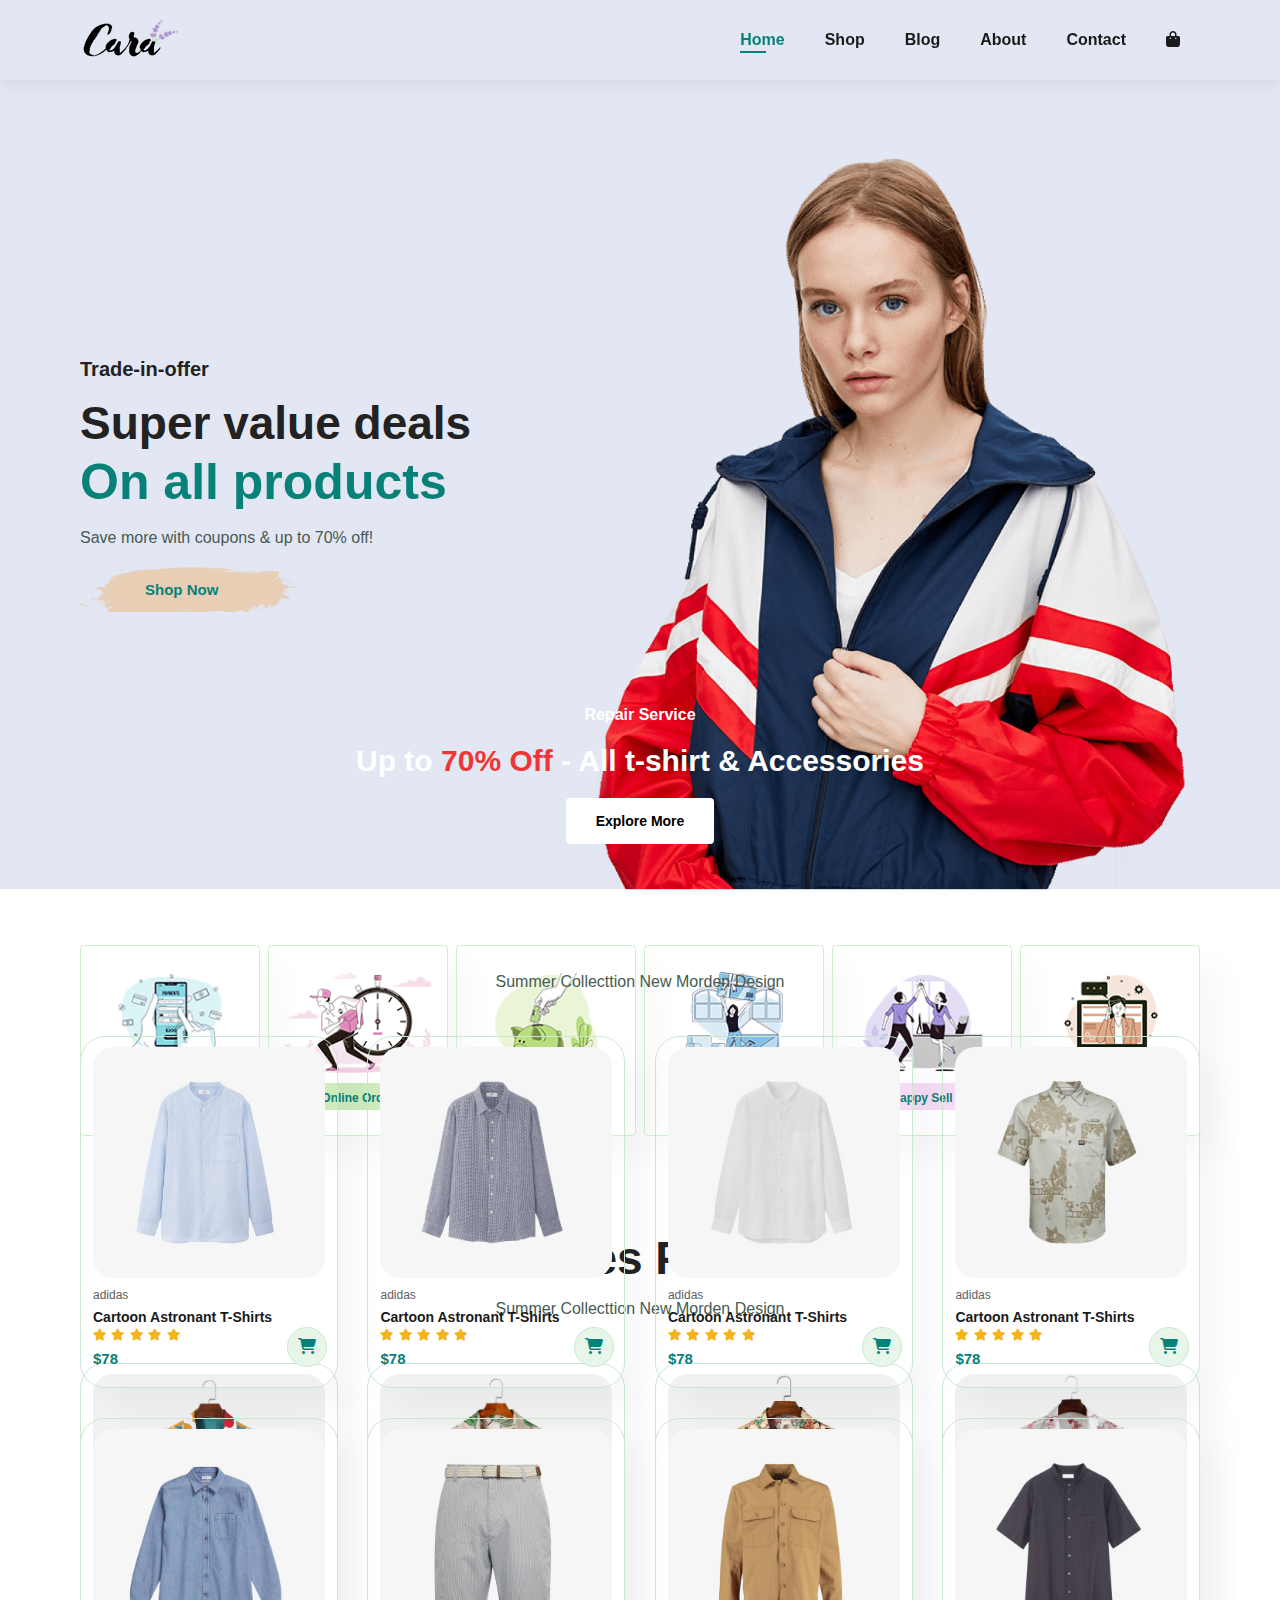
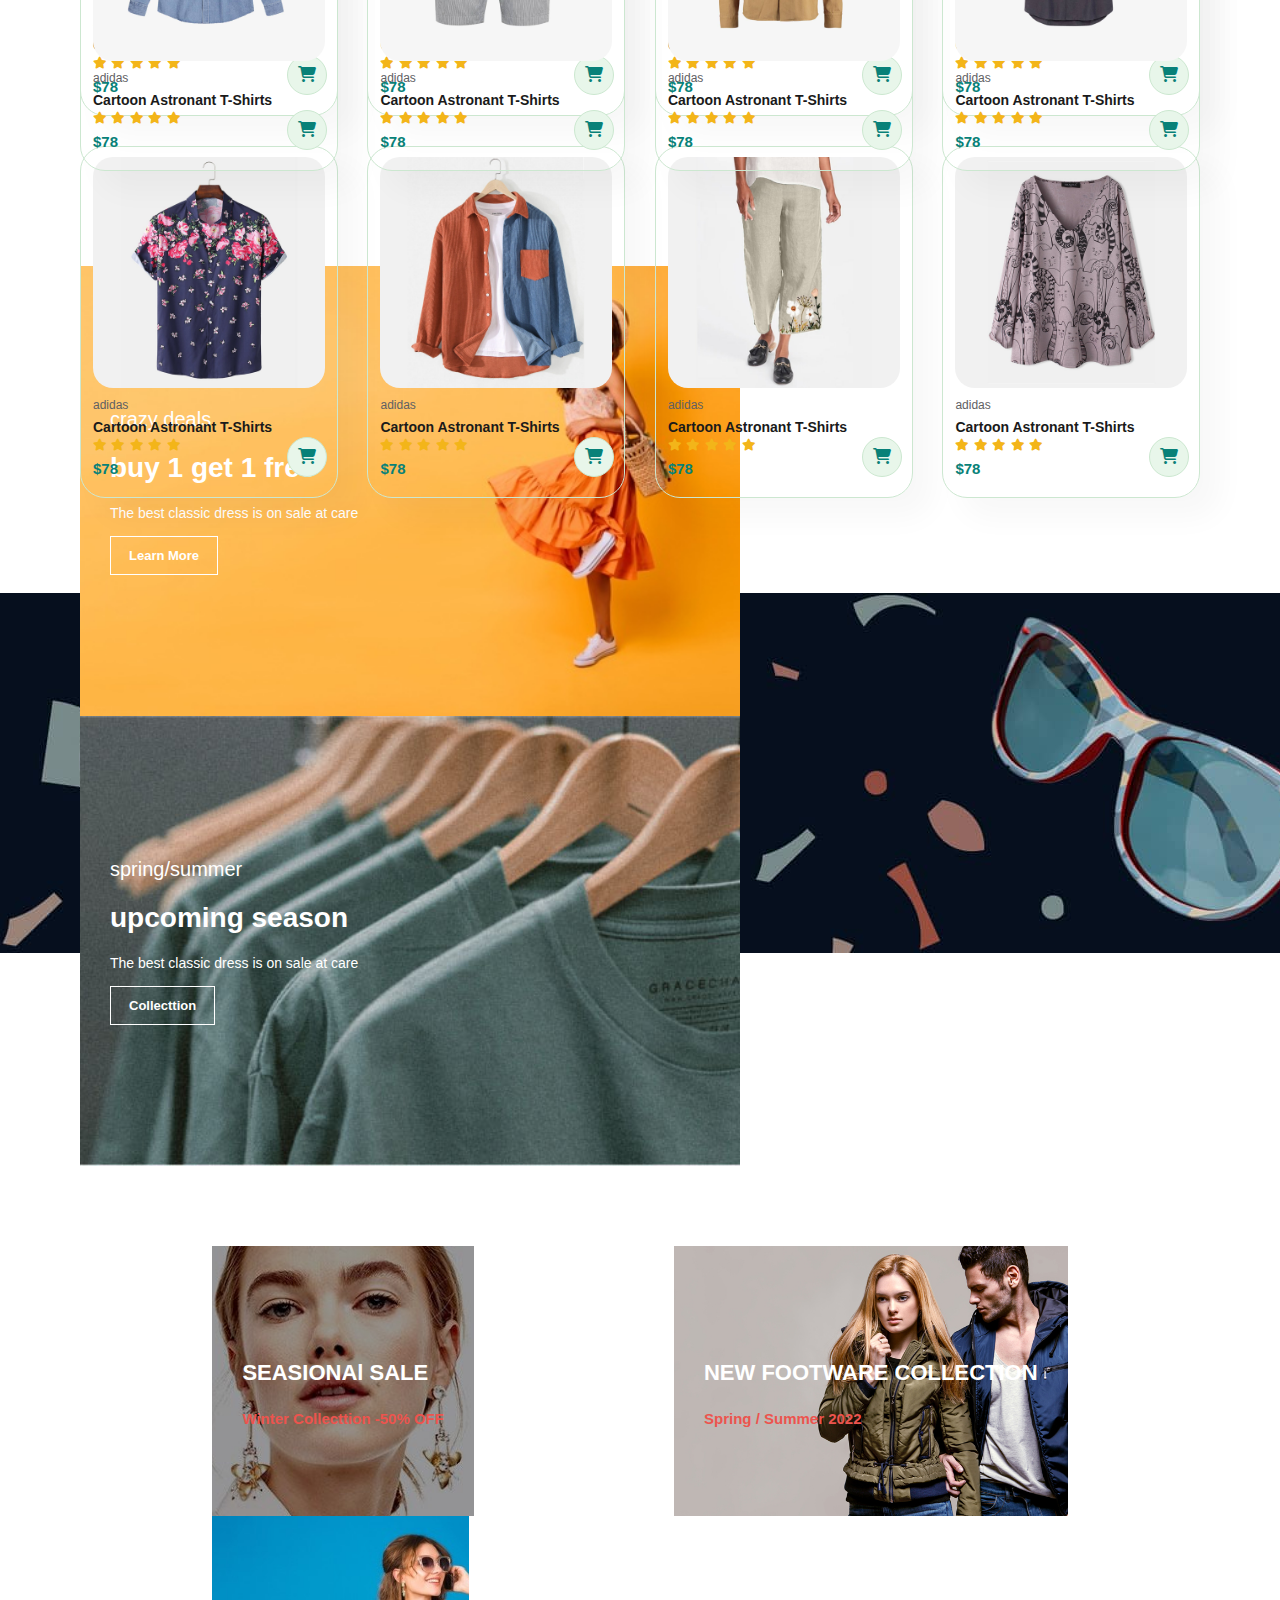
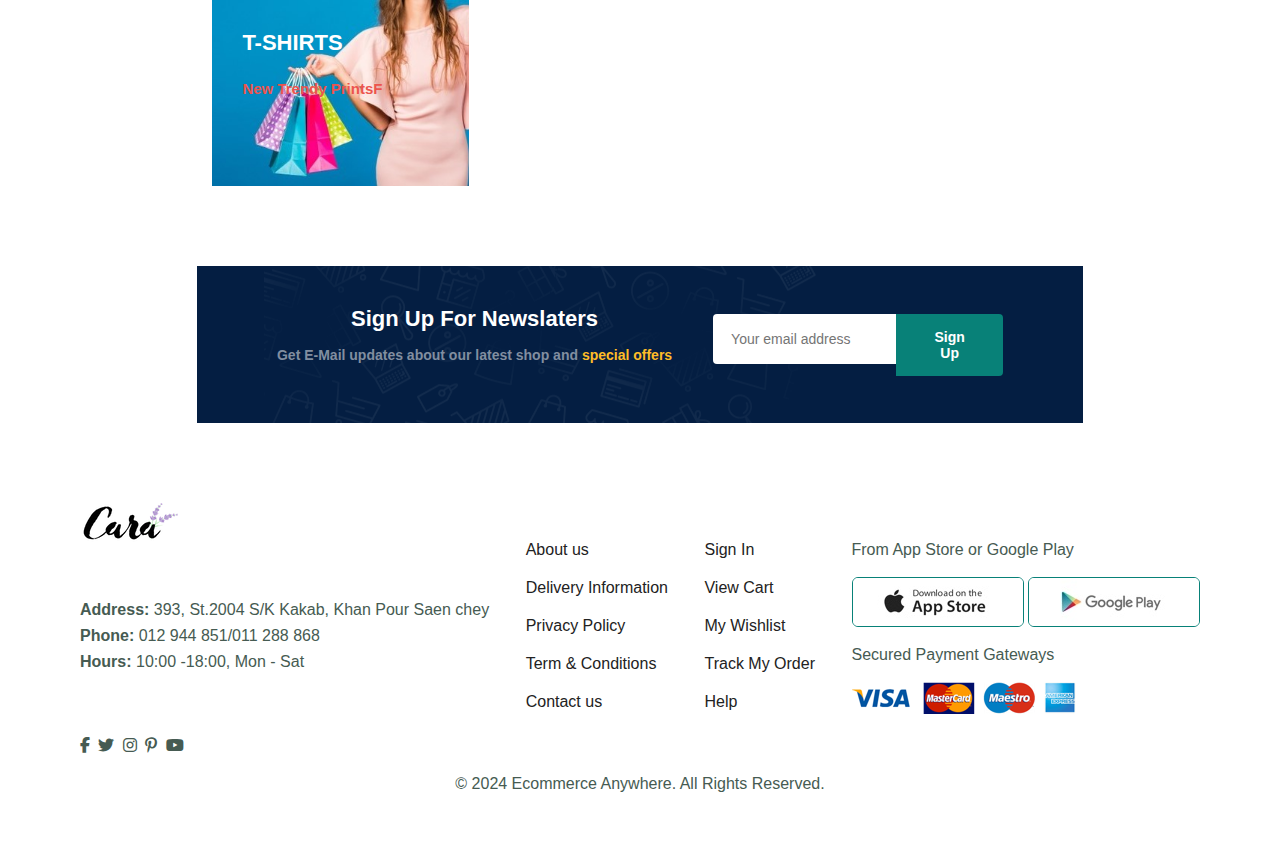
<file: index.html>
<html lang="en">

<head>
    <meta charset="UTF-8">
    <meta name="viewport" content="width=device-width, initial-scale=1.0">
    <title>EShopper Ecommerce</title>
    <link rel="stylesheet" href="style.css">
    <link rel="stylesheet" href="https://cdnjs.cloudflare.com/ajax/libs/font-awesome/6.7.0/css/all.min.css">
</head>

<body>
    <section id="header">
        <a href="#">
            <img src="img/logo.png" alt="" class="logo">
        </a>
        <div>
            <ul id="navbar">
                <li><a class="active" href="index.html">Home</a></li>
                <li><a href="shop.html">Shop</a></li>
                <li><a href="blog.html">Blog</a></li>
                <li><a href="about.html">About</a></li>
                <li><a href="contact.html">Contact</a></li>
                <li id="lg-bag"><a href="card.html"><i class="fa-solid fa-bag-shopping"></i></a></li>
                <a href="#" id="close"><i class="fa-solid fa-xmark"></i></a>
            </ul>
        </div>
        <div id="mobile">
            <a href="card.html"><i class="fa-solid fa-bag-shopping"></i></a>
            <i id="bar" class="fas fa-outdent"></i>
        </div>
    </section>
    <section id="hero">
        <h4>Trade-in-offer</h4>
        <h2>Super value deals</h2>
        <h1>On all products</h1>
        <p>Save more with coupons & up to 70% off!</p>
        <button>Shop Now</button>
    </section>
    <section id="feature" class="section-p1">
        <div class="fe-box">
            <img src="img//features/f1.png" alt="">
            <h6>Free Shipping</h6>
        </div>
        <div class="fe-box">
            <img src="img//features/f2.png" alt="">
            <h6>Online Order</h6>
        </div>
        <div class="fe-box">
            <img src="img//features/f3.png" alt="">
            <h6>Save Money</h6>
        </div>
        <div class="fe-box">
            <img src="img//features/f4.png" alt="">
            <h6>Promotion</h6>
        </div>
        <div class="fe-box">
            <img src="img//features/f5.png" alt="">
            <h6>Happy Sell</h6>
        </div>
        <div class="fe-box">
            <img src="img//features/f6.png" alt="">
            <h6>F24/7 Support</h6>
        </div>
    </section>
    <section id="product1" class="section-p1">
        <h2>Features Product</h2>
        <p>Summer Collecttion New Morden Design</p>
        <div class="pro-container">
            <div class="pro">
                <img src="img/products/f1.jpg" alt="">
                <div class="des">
                    <span>adidas</span>
                    <h5>Cartoon Astronant T-Shirts</h5>
                    <div class="star">
                        <i class="fas fa-star"></i>
                        <i class="fas fa-star"></i>
                        <i class="fas fa-star"></i>
                        <i class="fas fa-star"></i>
                        <i class="fas fa-star"></i>
                    </div>
                    <h4>$78</h4>
                </div>
                <a href="#" class="card"><i class="fa fa-cart-shopping "></i></a>
            </div>
            <div class="pro">
                <img src="img/products/f2.jpg" alt="">
                <div class="des">
                    <span>adidas</span>
                    <h5>Cartoon Astronant T-Shirts</h5>
                    <div class="star">
                        <i class="fas fa-star"></i>
                        <i class="fas fa-star"></i>
                        <i class="fas fa-star"></i>
                        <i class="fas fa-star"></i>
                        <i class="fas fa-star"></i>
                    </div>
                    <h4>$78</h4>
                </div>
                <a href="#" class="card"><i class="fa fa-cart-shopping "></i></a>
            </div>
            <div class="pro">
                <img src="img/products/f3.jpg" alt="">
                <div class="des">
                    <span>adidas</span>
                    <h5>Cartoon Astronant T-Shirts</h5>
                    <div class="star">
                        <i class="fas fa-star"></i>
                        <i class="fas fa-star"></i>
                        <i class="fas fa-star"></i>
                        <i class="fas fa-star"></i>
                        <i class="fas fa-star"></i>
                    </div>
                    <h4>$78</h4>
                </div>
                <a href="#" class="card"><i class="fa fa-cart-shopping "></i></a>
            </div>
            <div class="pro">
                <img src="img/products/f4.jpg" alt="">
                <div class="des">
                    <span>adidas</span>
                    <h5>Cartoon Astronant T-Shirts</h5>
                    <div class="star">
                        <i class="fas fa-star"></i>
                        <i class="fas fa-star"></i>
                        <i class="fas fa-star"></i>
                        <i class="fas fa-star"></i>
                        <i class="fas fa-star"></i>
                    </div>
                    <h4>$78</h4>
                </div>
                <a href="#" class="card"><i class="fa fa-cart-shopping "></i></a>
            </div>
            <div class="pro">
                <img src="img/products/f5.jpg" alt="">
                <div class="des">
                    <span>adidas</span>
                    <h5>Cartoon Astronant T-Shirts</h5>
                    <div class="star">
                        <i class="fas fa-star"></i>
                        <i class="fas fa-star"></i>
                        <i class="fas fa-star"></i>
                        <i class="fas fa-star"></i>
                        <i class="fas fa-star"></i>
                    </div>
                    <h4>$78</h4>
                </div>
                <a href="#" class="card"><i class="fa fa-cart-shopping "></i></a>
            </div>
            <div class="pro">
                <img src="img/products/f6.jpg" alt="">
                <div class="des">
                    <span>adidas</span>
                    <h5>Cartoon Astronant T-Shirts</h5>
                    <div class="star">
                        <i class="fas fa-star"></i>
                        <i class="fas fa-star"></i>
                        <i class="fas fa-star"></i>
                        <i class="fas fa-star"></i>
                        <i class="fas fa-star"></i>
                    </div>
                    <h4>$78</h4>
                </div>
                <a href="#" class="card"><i class="fa fa-cart-shopping "></i></a>
            </div>
            <div class="pro">
                <img src="img/products/f7.jpg" alt="">
                <div class="des">
                    <span>adidas</span>
                    <h5>Cartoon Astronant T-Shirts</h5>
                    <div class="star">
                        <i class="fas fa-star"></i>
                        <i class="fas fa-star"></i>
                        <i class="fas fa-star"></i>
                        <i class="fas fa-star"></i>
                        <i class="fas fa-star"></i>
                    </div>
                    <h4>$78</h4>
                </div>
                <a href="#" class="card"><i class="fa fa-cart-shopping "></i></a>
            </div>
            <div class="pro">
                <img src="img/products/f8.jpg" alt="">
                <div class="des">
                    <span>adidas</span>
                    <h5>Cartoon Astronant T-Shirts</h5>
                    <div class="star">
                        <i class="fas fa-star"></i>
                        <i class="fas fa-star"></i>
                        <i class="fas fa-star"></i>
                        <i class="fas fa-star"></i>
                        <i class="fas fa-star"></i>
                    </div>
                    <h4>$78</h4>
                </div>
                <a href="#" class="card"><i class="fa fa-cart-shopping "></i></a>
            </div>
        </div>
    </section>
    <section: id="banner" class="section-m1">
        <h4>Repair Service</h4>
        <h2>Up to <span>70% Off</span> - All t-shirt & Accessories</h2>
        <button class="normal">Explore More</button>
    </section>

    <section id="product1" class="section-p1">
        <h2>New Arrivals</h2>
        <p>Summer Collecttion New Morden Design</p>
        <div class="pro-container">
            <div class="pro">
                <img src="img/products/n1.jpg" alt="">
                <div class="des">
                    <span>adidas</span>
                    <h5>Cartoon Astronant T-Shirts</h5>
                    <div class="star">
                        <i class="fas fa-star"></i>
                        <i class="fas fa-star"></i>
                        <i class="fas fa-star"></i>
                        <i class="fas fa-star"></i>
                        <i class="fas fa-star"></i>
                    </div>
                    <h4>$78</h4>
                </div>
                <a href="#" class="card"><i class="fa fa-cart-shopping "></i></a>
            </div>
            <div class="pro">
                <img src="img/products/n2.jpg" alt="">
                <div class="des">
                    <span>adidas</span>
                    <h5>Cartoon Astronant T-Shirts</h5>
                    <div class="star">
                        <i class="fas fa-star"></i>
                        <i class="fas fa-star"></i>
                        <i class="fas fa-star"></i>
                        <i class="fas fa-star"></i>
                        <i class="fas fa-star"></i>
                    </div>
                    <h4>$78</h4>
                </div>
                <a href="#" class="card"><i class="fa fa-cart-shopping "></i></a>
            </div>
            <div class="pro">
                <img src="img/products/n3.jpg" alt="">
                <div class="des">
                    <span>adidas</span>
                    <h5>Cartoon Astronant T-Shirts</h5>
                    <div class="star">
                        <i class="fas fa-star"></i>
                        <i class="fas fa-star"></i>
                        <i class="fas fa-star"></i>
                        <i class="fas fa-star"></i>
                        <i class="fas fa-star"></i>
                    </div>
                    <h4>$78</h4>
                </div>
                <a href="#" class="card"><i class="fa fa-cart-shopping "></i></a>
            </div>
            <div class="pro">
                <img src="img/products/n4.jpg" alt="">
                <div class="des">
                    <span>adidas</span>
                    <h5>Cartoon Astronant T-Shirts</h5>
                    <div class="star">
                        <i class="fas fa-star"></i>
                        <i class="fas fa-star"></i>
                        <i class="fas fa-star"></i>
                        <i class="fas fa-star"></i>
                        <i class="fas fa-star"></i>
                    </div>
                    <h4>$78</h4>
                </div>
                <a href="#" class="card"><i class="fa fa-cart-shopping "></i></a>
            </div>
            <div class="pro">
                <img src="img/products/n5.jpg" alt="">
                <div class="des">
                    <span>adidas</span>
                    <h5>Cartoon Astronant T-Shirts</h5>
                    <div class="star">
                        <i class="fas fa-star"></i>
                        <i class="fas fa-star"></i>
                        <i class="fas fa-star"></i>
                        <i class="fas fa-star"></i>
                        <i class="fas fa-star"></i>
                    </div>
                    <h4>$78</h4>
                </div>
                <a href="#" class="card"><i class="fa fa-cart-shopping "></i></a>
            </div>
            <div class="pro">
                <img src="img/products/n6.jpg" alt="">
                <div class="des">
                    <span>adidas</span>
                    <h5>Cartoon Astronant T-Shirts</h5>
                    <div class="star">
                        <i class="fas fa-star"></i>
                        <i class="fas fa-star"></i>
                        <i class="fas fa-star"></i>
                        <i class="fas fa-star"></i>
                        <i class="fas fa-star"></i>
                    </div>
                    <h4>$78</h4>
                </div>
                <a href="#" class="card"><i class="fa fa-cart-shopping "></i></a>
            </div>
            <div class="pro">
                <img src="img/products/n7.jpg" alt="">
                <div class="des">
                    <span>adidas</span>
                    <h5>Cartoon Astronant T-Shirts</h5>
                    <div class="star">
                        <i class="fas fa-star"></i>
                        <i class="fas fa-star"></i>
                        <i class="fas fa-star"></i>
                        <i class="fas fa-star"></i>
                        <i class="fas fa-star"></i>
                    </div>
                    <h4>$78</h4>
                </div>
                <a href="#" class="card"><i class="fa fa-cart-shopping "></i></a>
            </div>
            <div class="pro">
                <img src="img/products/n8.jpg" alt="">
                <div class="des">
                    <span>adidas</span>
                    <h5>Cartoon Astronant T-Shirts</h5>
                    <div class="star">
                        <i class="fas fa-star"></i>
                        <i class="fas fa-star"></i>
                        <i class="fas fa-star"></i>
                        <i class="fas fa-star"></i>
                        <i class="fas fa-star"></i>
                    </div>
                    <h4>$78</h4>
                </div>
                <a href="#" class="card"><i class="fa fa-cart-shopping "></i></a>
            </div>
        </div>
    </section>
    <section id="sm-banner" class="section-p1">
        <div class="banner-box">
            <h4>crazy deals</h4>
            <h2>buy 1 get 1 free</h2>
            <span>The best classic dress is on sale at care</span>
            <button class="white">Learn More</button>
        </div>
        <div class="banner-box banner-box2">
            <h4>spring/summer</h4>
            <h2>upcoming season</h2>
            <span>The best classic dress is on sale at care</span>
            <button class="white">Collecttion</button>
        </div>
    </section>
    <section id="banner3" class="section-p1">
        <div class="banner-box">
            <h2>SEASIONAl SALE</h2>
            <h3>Winter Collecttion -50% OFF</h3>
        </div>
        <div class="banner-box banner-box2">
            <h2>NEW FOOTWARE COLLECTION</h2>
            <h3>Spring / Summer 2022</h3>
        </div>
        <div class="banner-box banner-box3">
            <h2>T-SHIRTS</h2>
            <h3>New Trendy PrintsF</h3>
        </div>
    </section>
    <section id="newslater" class="section-p1 section-m1">
        <div class="newstext">
            <h4>Sign Up For Newslaters</h4>
            <p>Get E-Mail updates about our latest shop and <span>special offers</span></p>
        </div>
        <div class="form">
            <input type="text" placeholder="Your email address">
            <button class="normal">Sign Up</button>
        </div>
    </section>
    <footer class="section-p1">
        <div class="col">
            <img class="logo" src="img/logo.png" alt="">
            <h4>Contact</h4>
            <p><strong>Address:</strong> 393, St.2004 S/K Kakab, Khan Pour Saen chey </p>
            <p><strong>Phone:</strong> 012 944 851/011 288 868 </p>
            <p><strong>Hours:</strong> 10:00 -18:00, Mon - Sat </p>
            <div class="follow">
                <h4>Follow Us</h4>
                <div class="icon">
                    <i class="fab fa-facebook-f"></i>
                    <i class="fab fa-twitter"></i>
                    <i class="fab fa-instagram"></i>
                    <i class="fab fa-pinterest-p"></i>
                    <i class="fab fa-youtube"></i>
                </div>
            </div>
        </div>
        <div class="col">
            <h4>About</h4>
            <a href="#">About us</a>
            <a href="#">Delivery Information</a>
            <a href="#">Privacy Policy</a>
            <a href="#">Term & Conditions</a>
            <a href="#">Contact us</a>
        </div>
        <div class="col">
            <h4>My Account</h4>
            <a href="#">Sign In</a>
            <a href="#">View Cart</a>
            <a href="#">My Wishlist</a>
            <a href="#">Track My Order</a>
            <a href="#">Help</a>
        </div>
        <div class="col install">
            <h4>Install App</h4>
            <p>From App Store or Google Play</p>
            <div class="row">
                <img src="img/pay/app.jpg" alt="">
                <img src="img/pay/play.jpg" alt="">
            </div>
            <p>Secured Payment Gateways </p>
            <img src="img/pay/pay.png" alt="">
        </div>
        <div class="copyright">
            <p>© 2024 Ecommerce Anywhere. All Rights Reserved.</p>
        </div>
    </footer>

    <script src="script.js"></script>
</body>

</html>
</file>
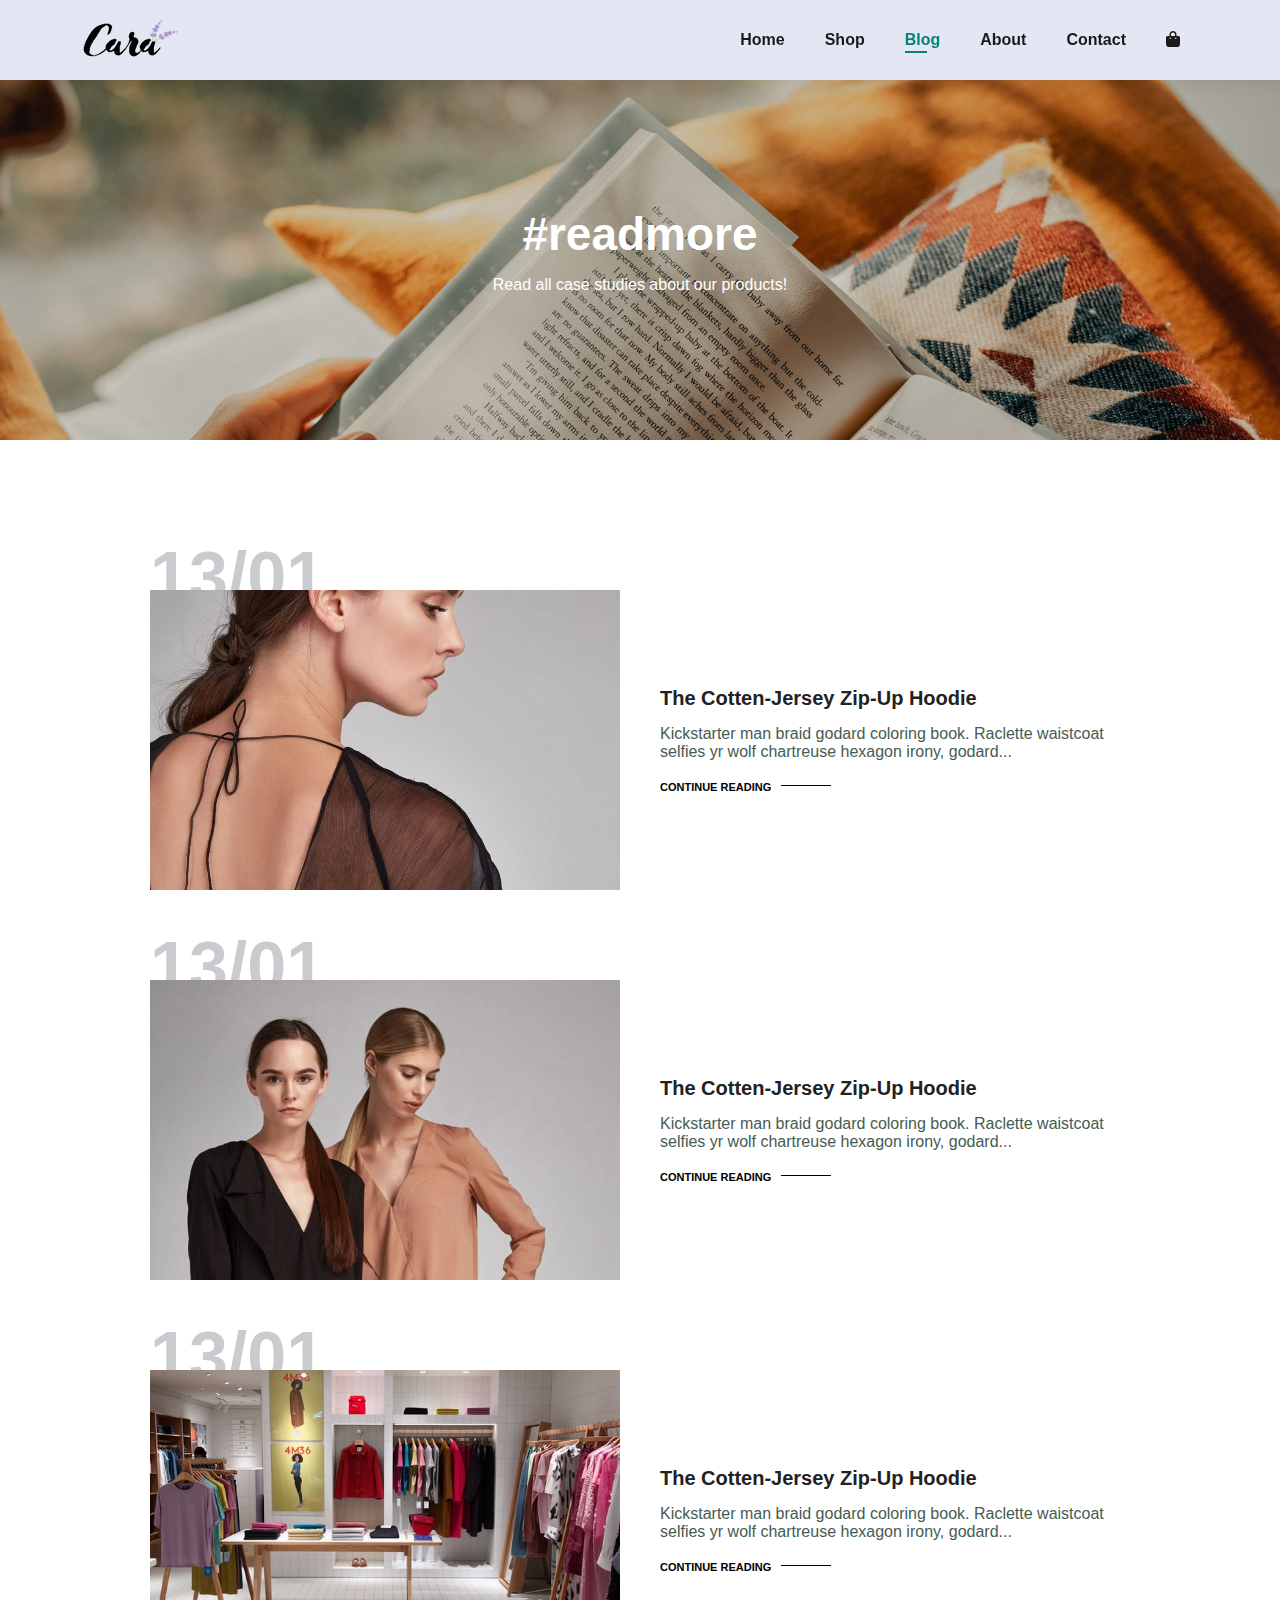
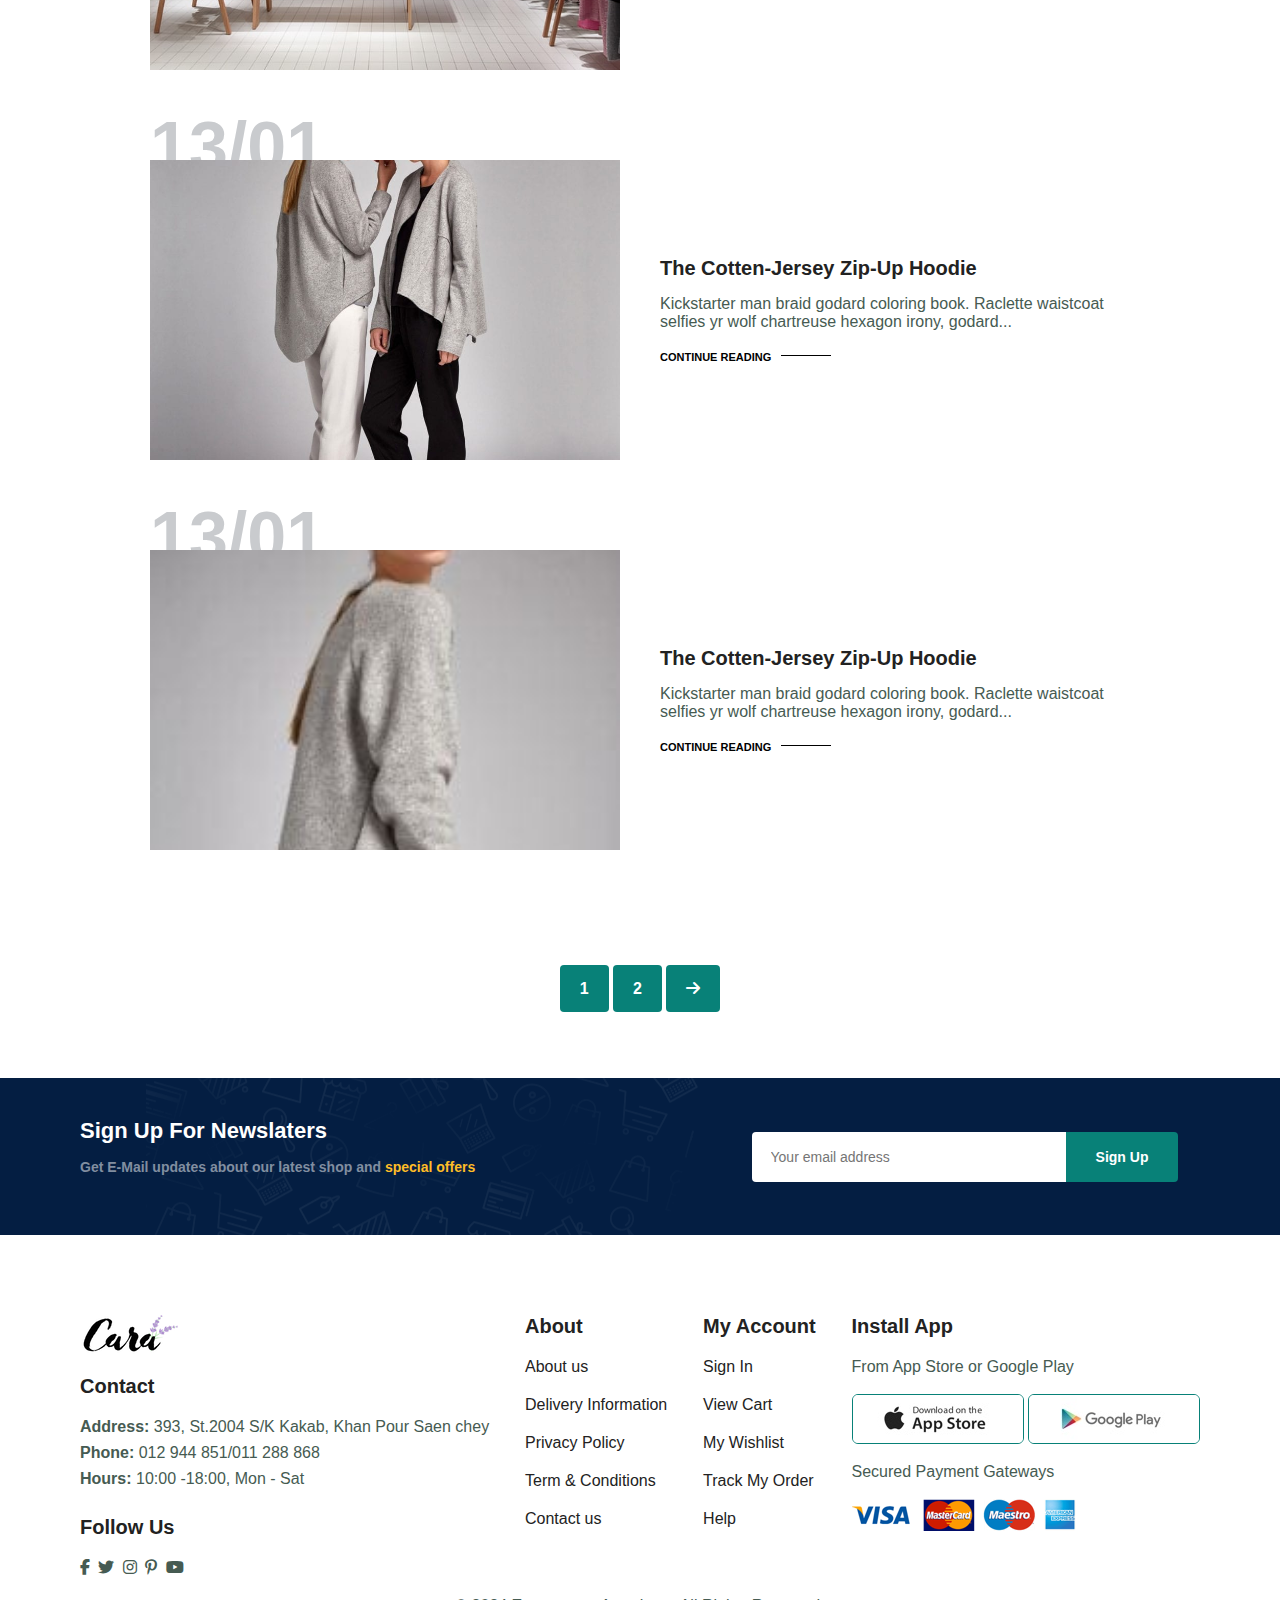
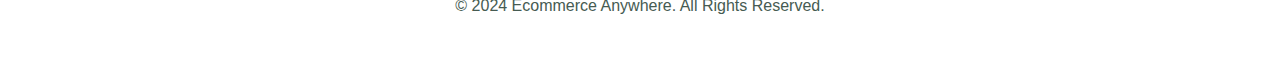
<file: blog.html>
<html lang="en">

<head>
    <meta charset="UTF-8">
    <meta name="viewport" content="width=device-width, initial-scale=1.0">
    <title>EShopper Ecommerce</title>
    <link rel="stylesheet" href="style.css">
    <link rel="stylesheet" href="https://cdnjs.cloudflare.com/ajax/libs/font-awesome/6.7.0/css/all.min.css">
</head>

<body>
    <section id="header">
        <a href="#">
            <img src="img/logo.png" alt="" class="logo">
        </a>
        <div>
            <ul id="navbar">
                <li><a href="index.html">Home</a></li>
                <li><a href="shop.html">Shop</a></li>
                <li><a class="active" href="blog.html">Blog</a></li>
                <li><a href="about.html">About</a></li>
                <li><a href="contact.html">Contact</a></li>
                <li id="lg-bag"><a href="card.html"><i class="fa-solid fa-bag-shopping"></i></a></li>
                <a href="#" id="close"><i class="fa-solid fa-xmark"></i></a>
            </ul>
        </div>
        <div id="mobile">
            <a href="card.html"><i class="fa-solid fa-bag-shopping"></i></a>
            <i id="bar" class="fas fa-outdent"></i>
        </div>
    </section>

    <section id="page-header" class="blog-header">
        <h2>#readmore</h2>
        <p>Read all case studies about our products!</p>
    </section>

    <section id="blog">
        <div class="blog-box">
            <div class="blog-img">
                <img src="img/blog/b1.jpg" alt="">
            </div>
            <div class="blog-details">
                <h4>The Cotten-Jersey Zip-Up Hoodie</h4>
                <p>Kickstarter man braid godard coloring book. Raclette waistcoat selfies yr wolf chartreuse hexagon irony, godard...</p>
                <a href="#">CONTINUE READING </a>
            </div>
            <h1>13/01</h1>
        </div>
        <div class="blog-box">
            <div class="blog-img">
                <img src="img/blog/b2.jpg" alt="">
            </div>
            <div class="blog-details">
                <h4>The Cotten-Jersey Zip-Up Hoodie</h4>
                <p>Kickstarter man braid godard coloring book. Raclette waistcoat selfies yr wolf chartreuse hexagon irony, godard...</p>
                <a href="#">CONTINUE READING </a>
            </div>
            <h1>13/01</h1>
        </div>
        <div class="blog-box">
            <div class="blog-img">
                <img src="img/blog/b3.jpg" alt="">
            </div>
            <div class="blog-details">
                <h4>The Cotten-Jersey Zip-Up Hoodie</h4>
                <p>Kickstarter man braid godard coloring book. Raclette waistcoat selfies yr wolf chartreuse hexagon irony, godard...</p>
                <a href="#">CONTINUE READING </a>
            </div>
            <h1>13/01</h1>
        </div>
        <div class="blog-box">
            <div class="blog-img">
                <img src="img/blog/b4.jpg" alt="">
            </div>
            <div class="blog-details">
                <h4>The Cotten-Jersey Zip-Up Hoodie</h4>
                <p>Kickstarter man braid godard coloring book. Raclette waistcoat selfies yr wolf chartreuse hexagon irony, godard...</p>
                <a href="#">CONTINUE READING </a>
            </div>
            <h1>13/01</h1>
        </div>
        <div class="blog-box">
            <div class="blog-img">
                <img src="img/blog/b5.jpg" alt="">
            </div>
            <div class="blog-details">
                <h4>The Cotten-Jersey Zip-Up Hoodie</h4>
                <p>Kickstarter man braid godard coloring book. Raclette waistcoat selfies yr wolf chartreuse hexagon irony, godard...</p>
                <a href="#">CONTINUE READING </a>
            </div>
            <h1>13/01</h1>
        </div>
    </section>
    
    <section id="pagination" class="section-p1">
        <a href="#">1</a>
        <a href="#">2</a>
        <a href="#"><i class="fa-solid fa-arrow-right"></i></a>
    </section>


    <section id="newslater" class="section-p1 section-m1">
        <div class="newstext">
            <h4>Sign Up For Newslaters</h4>
            <p>Get E-Mail updates about our latest shop and <span>special offers</span></p>
        </div>
        <div class="form">
            <input type="text" placeholder="Your email address">
            <button class="normal">Sign Up</button>
        </div>
    </section>
    <footer class="section-p1">
        <div class="col">
            <img class="logo" src="img/logo.png" alt="">
            <h4>Contact</h4>
            <p><strong>Address:</strong> 393, St.2004 S/K Kakab, Khan Pour Saen chey </p>
            <p><strong>Phone:</strong> 012 944 851/011 288 868 </p>
            <p><strong>Hours:</strong> 10:00 -18:00, Mon - Sat </p>
            <div class="follow">
                <h4>Follow Us</h4>
                <div class="icon">
                    <i class="fab fa-facebook-f"></i>
                    <i class="fab fa-twitter"></i>
                    <i class="fab fa-instagram"></i>
                    <i class="fab fa-pinterest-p"></i>
                    <i class="fab fa-youtube"></i>
                </div>
            </div>
        </div>
        <div class="col">
            <h4>About</h4>
            <a href="#">About us</a>
            <a href="#">Delivery Information</a>
            <a href="#">Privacy Policy</a>
            <a href="#">Term & Conditions</a>
            <a href="#">Contact us</a>
        </div>
        <div class="col">
            <h4>My Account</h4>
            <a href="#">Sign In</a>
            <a href="#">View Cart</a>
            <a href="#">My Wishlist</a>
            <a href="#">Track My Order</a>
            <a href="#">Help</a>
        </div>
        <div class="col install">
            <h4>Install App</h4>
            <p>From App Store or Google Play</p>
            <div class="row">
                <img src="img/pay/app.jpg" alt="">
                <img src="img/pay/play.jpg" alt="">
            </div>
            <p>Secured Payment Gateways </p>
            <img src="img/pay/pay.png" alt="">
        </div>
        <div class="copyright">
            <p>© 2024 Ecommerce Anywhere. All Rights Reserved.</p>
        </div>
    </footer>

    <script src="script.js"></script>
</body>

</html>
</file>
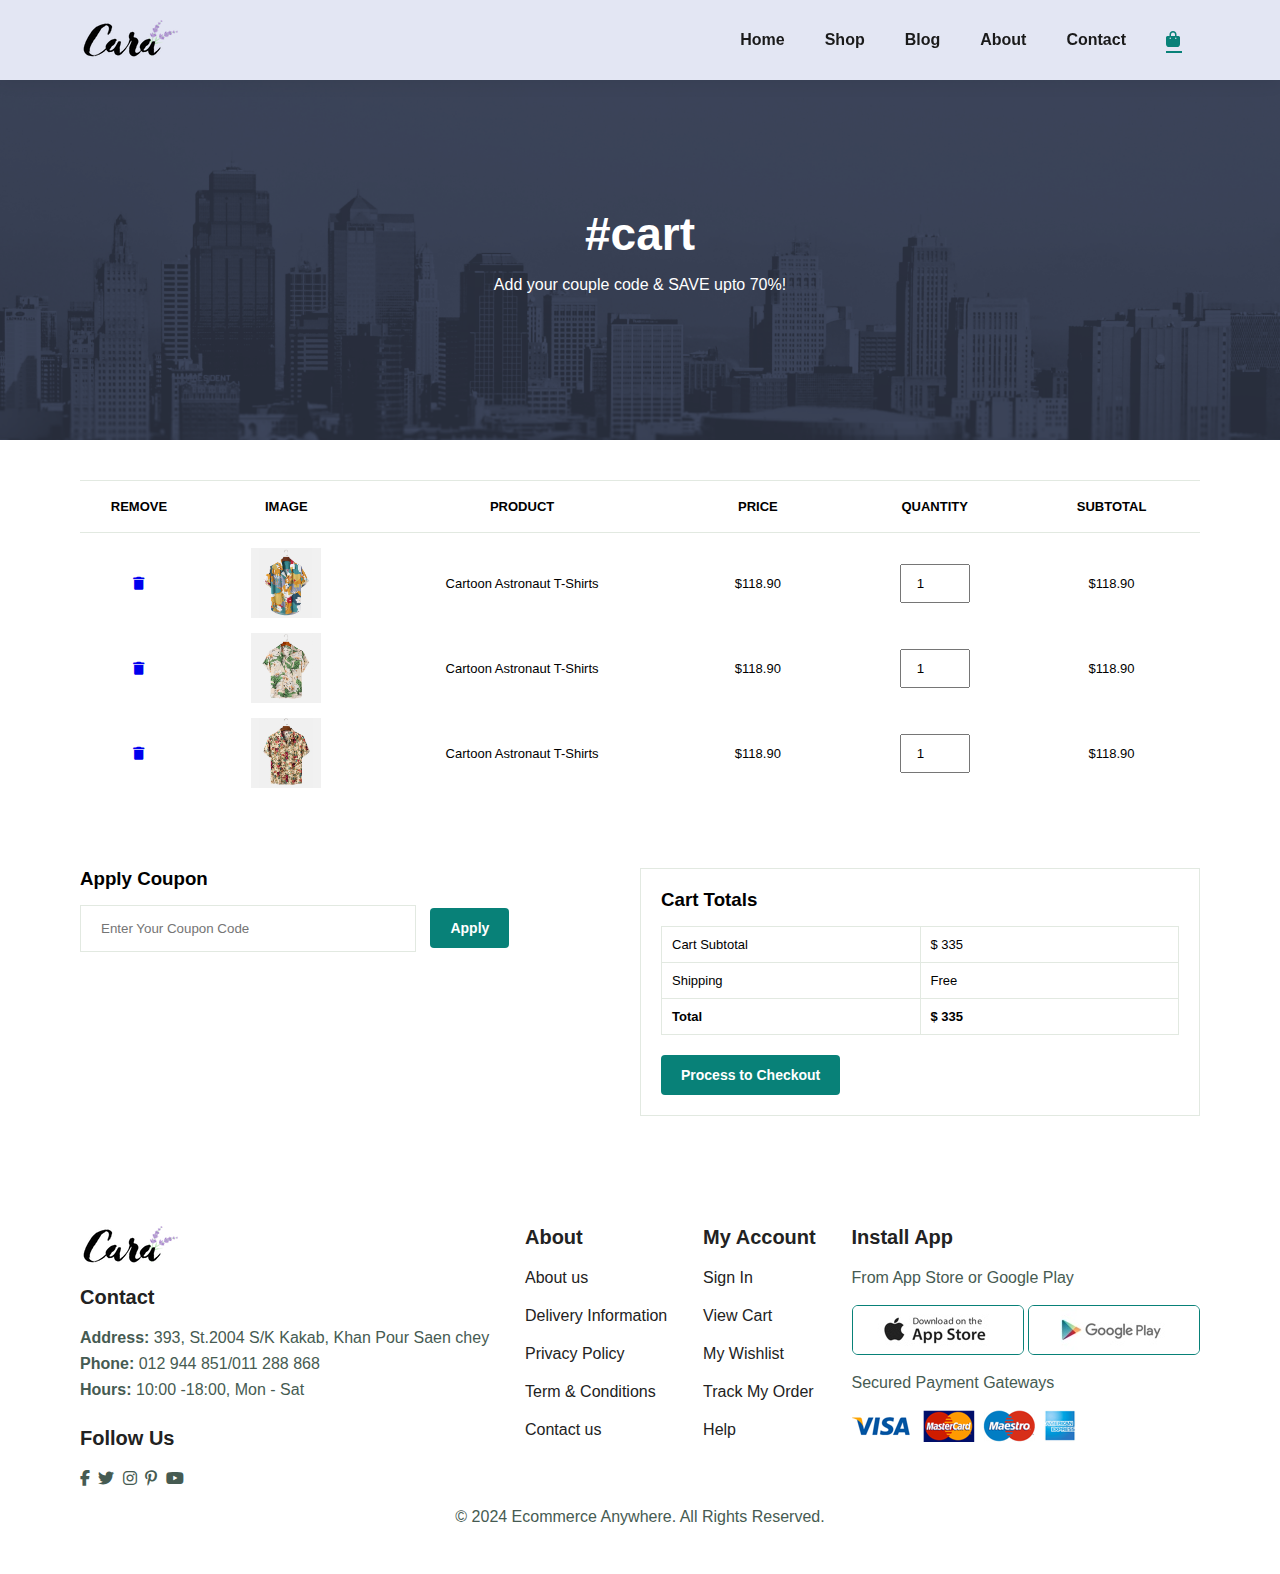
<file: card.html>
<html lang="en">

<head>
    <meta charset="UTF-8">
    <meta name="viewport" content="width=device-width, initial-scale=1.0">
    <title>EShopper Ecommerce</title>
    <link rel="stylesheet" href="style.css">
    <link rel="stylesheet" href="https://cdnjs.cloudflare.com/ajax/libs/font-awesome/6.7.0/css/all.min.css">
</head>

<body>
    <section id="header">
        <a href="#">
            <img src="img/logo.png" alt="" class="logo">
        </a>
        <div>
            <ul id="navbar">
                <li><a href="index.html">Home</a></li>
                <li><a href="shop.html">Shop</a></li>
                <li><a href="blog.html">Blog</a></li>
                <li><a  href="about.html">About</a></li>
                <li><a href="contact.html">Contact</a></li>
                <li id="lg-bag"><a class="active" href="card.html"><i class="fa-solid fa-bag-shopping"></i></a></li>
                <a href="#" id="close"><i class="fa-solid fa-xmark"></i></a>
            </ul>
        </div>
        <div id="mobile">
            <a href="card.html"><i class="fa-solid fa-bag-shopping"></i></a>
            <i id="bar" class="fas fa-outdent"></i>
        </div>
    </section>

    <section id="page-header" class="about-header">
        <h2>#cart</h2>
        <p>Add your couple code & SAVE upto 70%!</p>
    </section>

    <section id="card" class="section-p1">
        <table width="100%">
            <thead>
                <tr>
                    <td>REMOVE</td>
                    <td>IMAGE</td>
                    <td>PRODUCT</td>
                    <td>PRICE</td>
                    <td>QUANTITY</td>
                    <td>SUBTOTAL</td>
                </tr>
            </thead>
            <tbody>
                <tr>
                    <td><a href="#"><i class="fa-solid fa-trash"></i></a></td>
                    <td><img src="img/products/f1.jpg" alt=""></td>
                    <td>Cartoon  Astronaut T-Shirts</td>
                    <td>$118.90</td>
                    <td><input type="number" name="" id="" value="1"></td>
                    <td>$118.90</td>
                </tr>
                <tr>
                    <td><a href="#"><i class="fa-solid fa-trash"></i></a></td>
                    <td><img src="img/products/f2.jpg" alt=""></td>
                    <td>Cartoon  Astronaut T-Shirts</td>
                    <td>$118.90</td>
                    <td><input type="number" name="" id="" value="1"></td>
                    <td>$118.90</td>
                </tr>
                <tr>
                    <td><a href="#"><i class="fa-solid fa-trash"></i></a></td>
                    <td><img src="img/products/f3.jpg" alt=""></td>
                    <td>Cartoon  Astronaut T-Shirts</td>
                    <td>$118.90</td>
                    <td><input type="number" name="" id="" value="1"></td>
                    <td>$118.90</td>
                </tr>
            </tbody>
        </table>
    </section>

    <section id="card-add" class="section-p1">
        <div id="coupon">
            <h3>Apply Coupon</h3>
            <div>
                <input type="text" placeholder="Enter Your Coupon Code">
                <button class="normal">Apply</button>
            </div>
        </div>
        <div id="subtotal">
            <h3>Cart Totals</h3>
            <table>
                <tr>
                    <td>Cart Subtotal</td>
                    <td>$ 335</td>
                </tr>
                <tr>
                    <td>Shipping</td>
                    <td>Free</td>
                </tr>
                <tr>
                    <td><strong>Total</strong></td>
                    <td><strong>$ 335</strong></td>
                </tr>
            </table>
            <button class="normal">Process to Checkout</button>
        </div>
    </section>

    <footer class="section-p1">
        <div class="col">
            <img class="logo" src="img/logo.png" alt="">
            <h4>Contact</h4>
            <p><strong>Address:</strong> 393, St.2004 S/K Kakab, Khan Pour Saen chey </p>
            <p><strong>Phone:</strong> 012 944 851/011 288 868 </p>
            <p><strong>Hours:</strong> 10:00 -18:00, Mon - Sat </p>
            <div class="follow">
                <h4>Follow Us</h4>
                <div class="icon">
                    <i class="fab fa-facebook-f"></i>
                    <i class="fab fa-twitter"></i>
                    <i class="fab fa-instagram"></i>
                    <i class="fab fa-pinterest-p"></i>
                    <i class="fab fa-youtube"></i>
                </div>
            </div>
        </div>
        <div class="col">
            <h4>About</h4>
            <a href="#">About us</a>
            <a href="#">Delivery Information</a>
            <a href="#">Privacy Policy</a>
            <a href="#">Term & Conditions</a>
            <a href="#">Contact us</a>
        </div>
        <div class="col">
            <h4>My Account</h4>
            <a href="#">Sign In</a>
            <a href="#">View Cart</a>
            <a href="#">My Wishlist</a>
            <a href="#">Track My Order</a>
            <a href="#">Help</a>
        </div>
        <div class="col install">
            <h4>Install App</h4>
            <p>From App Store or Google Play</p>
            <div class="row">
                <img src="img/pay/app.jpg" alt="">
                <img src="img/pay/play.jpg" alt="">
            </div>
            <p>Secured Payment Gateways </p>
            <img src="img/pay/pay.png" alt="">
        </div>
        <div class="copyright">
            <p>© 2024 Ecommerce Anywhere. All Rights Reserved.</p>
        </div>
    </footer>

    <script src="script.js"></script>
</body>

</html>
</file>
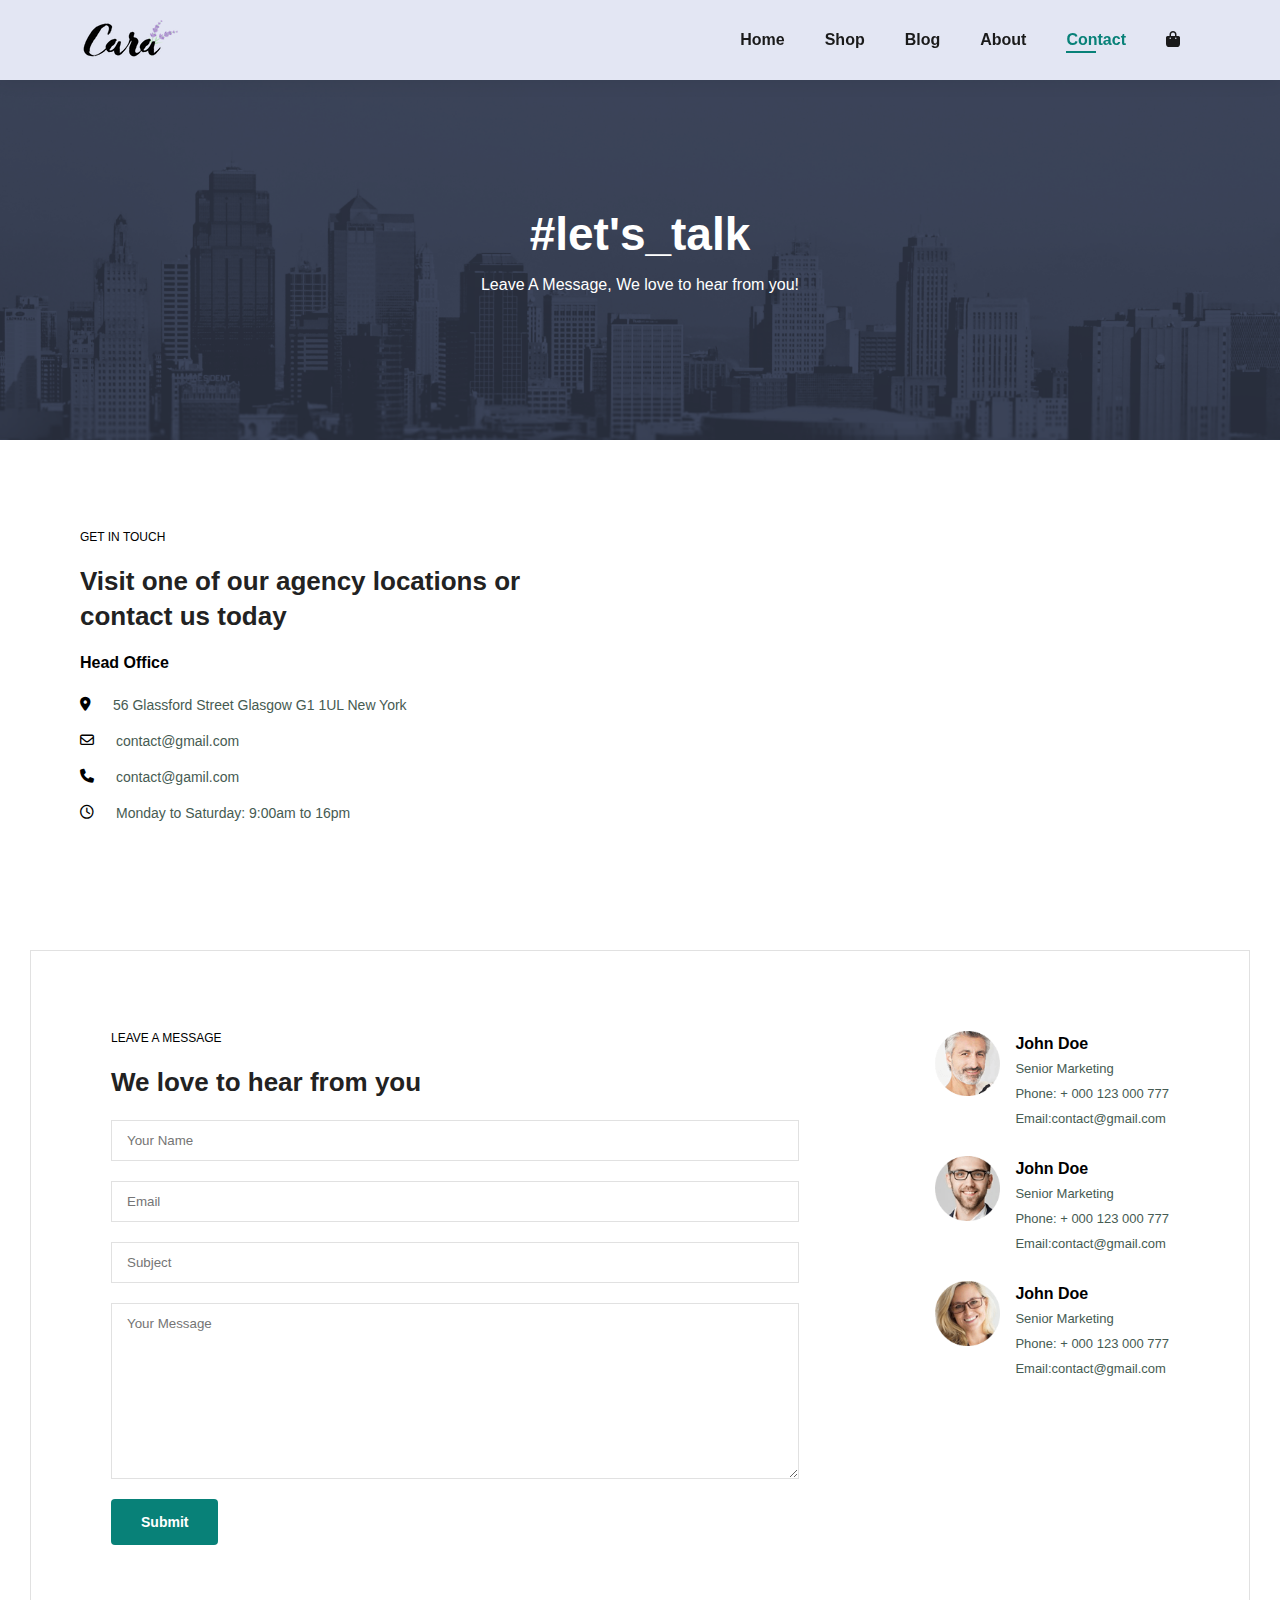
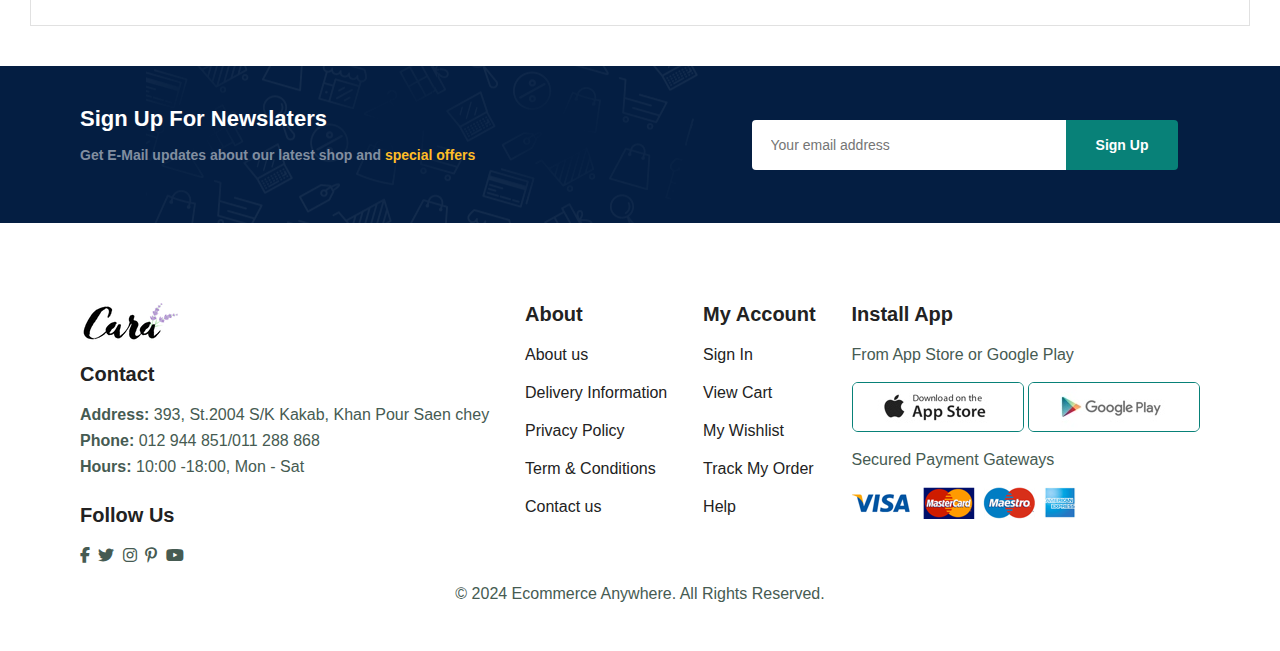
<file: contact.html>
<html lang="en">

<head>
    <meta charset="UTF-8">
    <meta name="viewport" content="width=device-width, initial-scale=1.0">
    <title>EShopper Ecommerce</title>
    <link rel="stylesheet" href="style.css">
    <link rel="stylesheet" href="https://cdnjs.cloudflare.com/ajax/libs/font-awesome/6.7.0/css/all.min.css">
</head>

<body>
    <section id="header">
        <a href="#">
            <img src="img/logo.png" alt="" class="logo">
        </a>
        <div>
            <ul id="navbar">
                <li><a href="index.html">Home</a></li>
                <li><a href="shop.html">Shop</a></li>
                <li><a href="blog.html">Blog</a></li>
                <li><a  href="about.html">About</a></li>
                <li><a class="active" href="contact.html">Contact</a></li>
                <li id="lg-bag"><a href="card.html"><i class="fa-solid fa-bag-shopping"></i></a></li>
                <a href="#" id="close"><i class="fa-solid fa-xmark"></i></a>
            </ul>
        </div>
        <div id="mobile">
            <a href="card.html"><i class="fa-solid fa-bag-shopping"></i></a>
            <i id="bar" class="fas fa-outdent"></i>
        </div>
    </section>

    <section id="page-header" class="about-header">
        <h2>#let's_talk</h2>
        <p>Leave A Message, We love to hear from you! </p>
    </section>

    <section id="contact-details" class="section-p1">
        <div class="details">
            <span>GET IN TOUCH</span>
            <h2>Visit one of our agency locations or contact us today</h2>
            <h3>Head Office</h3>
            <div>
                <li>
                    <i class="fa-solid fa-location-dot"></i>
                    <p>56 Glassford Street Glasgow G1 1UL New York</p>
                </li>
                <li>
                    <i class="fa-regular fa-envelope"></i>
                    <p>contact@gmail.com</p>
                </li>
                <li>
                    <i class="fa-solid fa-phone"></i>
                    <p>contact@gamil.com</p>
                </li>
                <li>
                    <i class="fa-regular fa-clock"></i>
                    <p>Monday to Saturday: 9:00am to 16pm</p>
                </li>
            </div>
        </div>
        <div class="map">
            <iframe src="https://www.google.com/maps/embed?pb=!1m18!1m12!1m3!1d15635.651926386448!2d104.86601259116482!3d11.558095740983688!2m3!1f0!2f0!3f0!3m2!1i1024!2i768!4f13.1!3m3!1m2!1s0x310951ba6bf00e01%3A0xe474bb673741a6cb!2sSangkat%20Tuek%20Thla%2C%20Phnom%20Penh!5e0!3m2!1sen!2skh!4v1732206708176!5m2!1sen!2skh" width="600" height="450" style="border:0;" allowfullscreen="" loading="lazy" referrerpolicy="no-referrer-when-downgrade"></iframe>
        </div>
    </section>

    <section id="form-details">
        <form action="">
            <span>LEAVE A MESSAGE</span>
            <h2>We love to hear from you</h2>
            <input type="text" placeholder="Your Name">
            <input type="text" placeholder="Email">
            <input type="text" placeholder="Subject">
            <textarea name="" id="" cols="30" rows="10" placeholder="Your Message"></textarea>
            <button class="normal">Submit</button>
        </form>
        <div class="people">
            <div>
                <img src="img/people/1.png" alt="">
                <p><span>John Doe</span> Senior Marketing <br> Phone: + 000 123 000 777 <br> Email:contact@gmail.com</p>
            </div>
            <div>
                <img src="img/people/2.png" alt="">
                <p><span>John Doe</span> Senior Marketing <br> Phone: + 000 123 000 777 <br> Email:contact@gmail.com</p>
            </div>
            <div>
                <img src="img/people/3.png" alt="">
                <p><span>John Doe</span> Senior Marketing <br> Phone: + 000 123 000 777 <br> Email:contact@gmail.com</p>
            </div>
        </div>
    </section>

    <section id="newslater" class="section-p1 section-m1">
        <div class="newstext">
            <h4>Sign Up For Newslaters</h4>
            <p>Get E-Mail updates about our latest shop and <span>special offers</span></p>
        </div>
        <div class="form">
            <input type="text" placeholder="Your email address">
            <button class="normal">Sign Up</button>
        </div>
    </section>

    <footer class="section-p1">
        <div class="col">
            <img class="logo" src="img/logo.png" alt="">
            <h4>Contact</h4>
            <p><strong>Address:</strong> 393, St.2004 S/K Kakab, Khan Pour Saen chey </p>
            <p><strong>Phone:</strong> 012 944 851/011 288 868 </p>
            <p><strong>Hours:</strong> 10:00 -18:00, Mon - Sat </p>
            <div class="follow">
                <h4>Follow Us</h4>
                <div class="icon">
                    <i class="fab fa-facebook-f"></i>
                    <i class="fab fa-twitter"></i>
                    <i class="fab fa-instagram"></i>
                    <i class="fab fa-pinterest-p"></i>
                    <i class="fab fa-youtube"></i>
                </div>
            </div>
        </div>
        <div class="col">
            <h4>About</h4>
            <a href="#">About us</a>
            <a href="#">Delivery Information</a>
            <a href="#">Privacy Policy</a>
            <a href="#">Term & Conditions</a>
            <a href="#">Contact us</a>
        </div>
        <div class="col">
            <h4>My Account</h4>
            <a href="#">Sign In</a>
            <a href="#">View Cart</a>
            <a href="#">My Wishlist</a>
            <a href="#">Track My Order</a>
            <a href="#">Help</a>
        </div>
        <div class="col install">
            <h4>Install App</h4>
            <p>From App Store or Google Play</p>
            <div class="row">
                <img src="img/pay/app.jpg" alt="">
                <img src="img/pay/play.jpg" alt="">
            </div>
            <p>Secured Payment Gateways </p>
            <img src="img/pay/pay.png" alt="">
        </div>
        <div class="copyright">
            <p>© 2024 Ecommerce Anywhere. All Rights Reserved.</p>
        </div>
    </footer>

    <script src="script.js"></script>
</body>

</html>
</file>
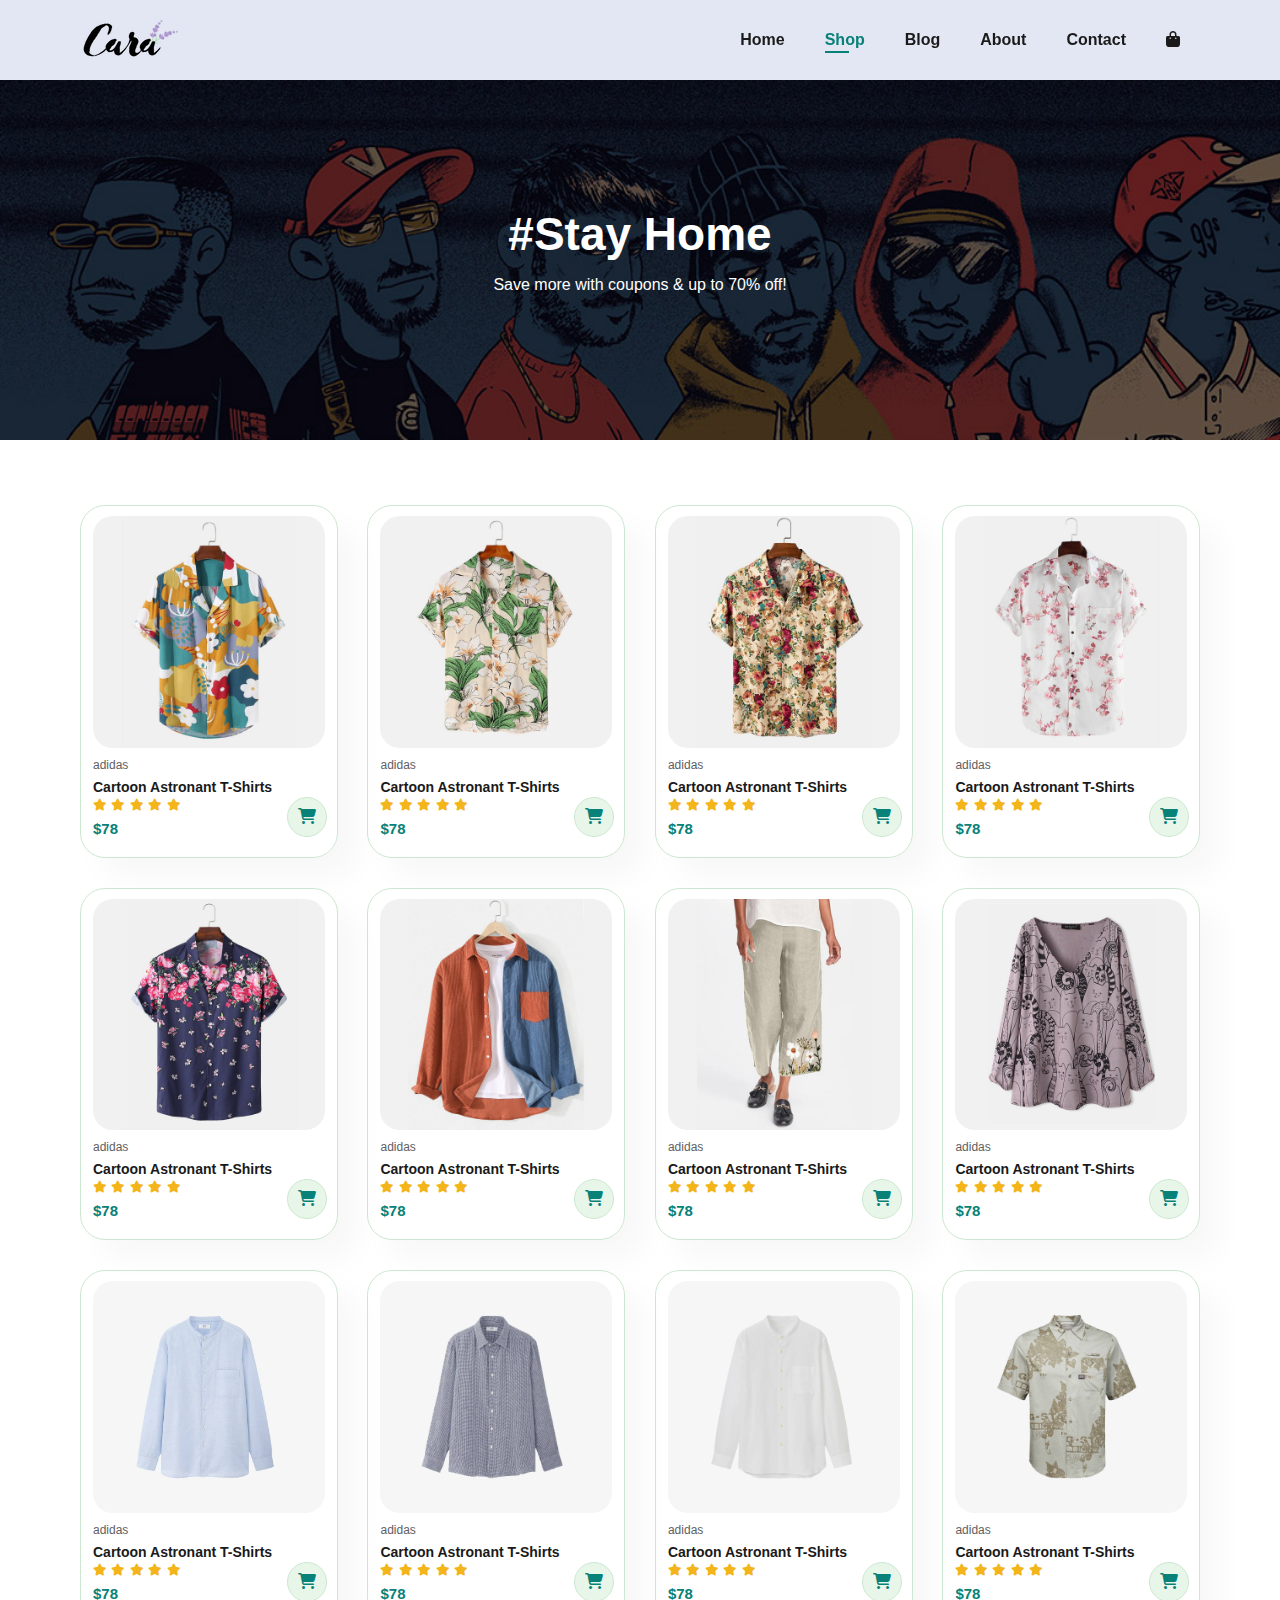
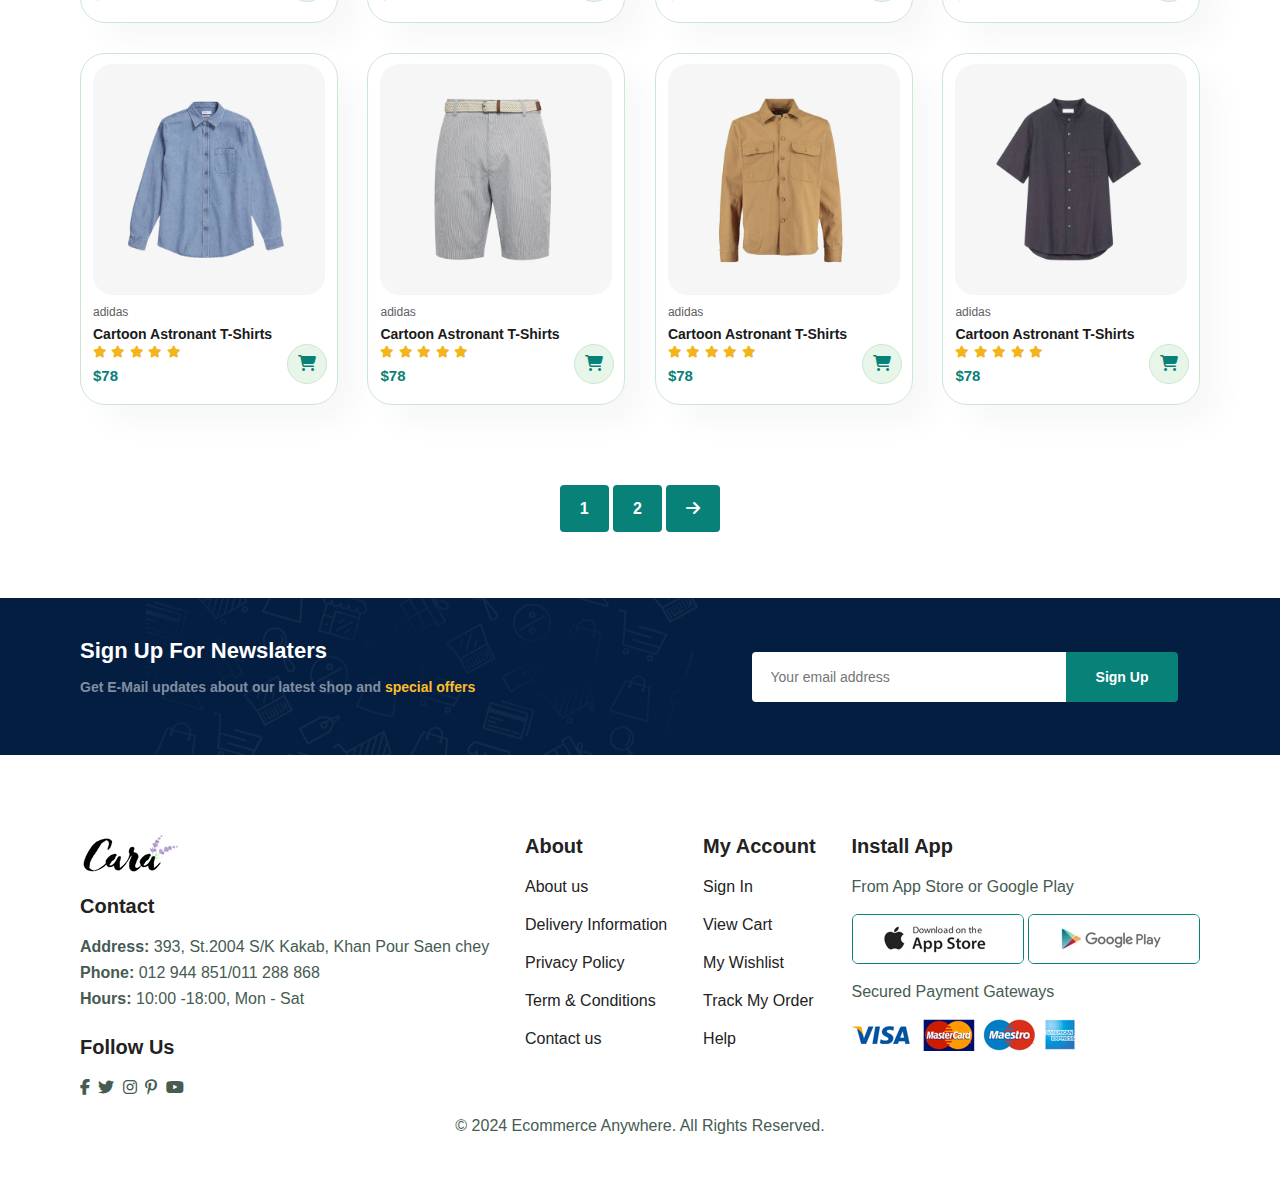
<file: shop.html>
<html lang="en">

<head>
    <meta charset="UTF-8">
    <meta name="viewport" content="width=device-width, initial-scale=1.0">
    <title>EShopper Ecommerce</title>
    <link rel="stylesheet" href="style.css">
    <link rel="stylesheet" href="https://cdnjs.cloudflare.com/ajax/libs/font-awesome/6.7.0/css/all.min.css">
</head>

<body>
    <section id="header">
        <a href="#">
            <img src="img/logo.png" alt="" class="logo">
        </a>
        <div>
            <ul id="navbar">
                <li><a href="index.html">Home</a></li>
                <li><a  class="active" href="shop.html">Shop</a></li>
                <li><a href="blog.html">Blog</a></li>
                <li><a href="about.html">About</a></li>
                <li><a href="contact.html">Contact</a></li>
                <li id="lg-bag"><a href="card.html"><i class="fa-solid fa-bag-shopping"></i></a></li>
                <a href="#" id="close"><i class="fa-solid fa-xmark"></i></a>
            </ul>
        </div>
        <div id="mobile">
            <a href="card.html"><i class="fa-solid fa-bag-shopping"></i></a>
            <i id="bar" class="fas fa-outdent"></i>
        </div>
    </section>

    <section id="page-header">
        <h2>#Stay Home</h2>
        <p>Save more with coupons & up to 70% off!</p>
    </section>
    
    <section id="product1" class="section-p1">
        <div class="pro-container">
            <div class="pro" onclick="window.location.href='sproduct.html';">
                <img src="img/products/f1.jpg" alt="">
                <div class="des">
                    <span>adidas</span>
                    <h5>Cartoon Astronant T-Shirts</h5>
                    <div class="star">
                        <i class="fas fa-star"></i>
                        <i class="fas fa-star"></i>
                        <i class="fas fa-star"></i>
                        <i class="fas fa-star"></i>
                        <i class="fas fa-star"></i>
                    </div>
                    <h4>$78</h4>
                </div>
                <a href="#" class="card"><i class="fa fa-cart-shopping "></i></a>
            </div>
            <div class="pro">
                <img src="img/products/f2.jpg" alt="">
                <div class="des">
                    <span>adidas</span>
                    <h5>Cartoon Astronant T-Shirts</h5>
                    <div class="star">
                        <i class="fas fa-star"></i>
                        <i class="fas fa-star"></i>
                        <i class="fas fa-star"></i>
                        <i class="fas fa-star"></i>
                        <i class="fas fa-star"></i>
                    </div>
                    <h4>$78</h4>
                </div>
                <a href="#" class="card"><i class="fa fa-cart-shopping "></i></a>
            </div>
            <div class="pro">
                <img src="img/products/f3.jpg" alt="">
                <div class="des">
                    <span>adidas</span>
                    <h5>Cartoon Astronant T-Shirts</h5>
                    <div class="star">
                        <i class="fas fa-star"></i>
                        <i class="fas fa-star"></i>
                        <i class="fas fa-star"></i>
                        <i class="fas fa-star"></i>
                        <i class="fas fa-star"></i>
                    </div>
                    <h4>$78</h4>
                </div>
                <a href="#" class="card"><i class="fa fa-cart-shopping "></i></a>
            </div>
            <div class="pro">
                <img src="img/products/f4.jpg" alt="">
                <div class="des">
                    <span>adidas</span>
                    <h5>Cartoon Astronant T-Shirts</h5>
                    <div class="star">
                        <i class="fas fa-star"></i>
                        <i class="fas fa-star"></i>
                        <i class="fas fa-star"></i>
                        <i class="fas fa-star"></i>
                        <i class="fas fa-star"></i>
                    </div>
                    <h4>$78</h4>
                </div>
                <a href="#" class="card"><i class="fa fa-cart-shopping "></i></a>
            </div>
            <div class="pro">
                <img src="img/products/f5.jpg" alt="">
                <div class="des">
                    <span>adidas</span>
                    <h5>Cartoon Astronant T-Shirts</h5>
                    <div class="star">
                        <i class="fas fa-star"></i>
                        <i class="fas fa-star"></i>
                        <i class="fas fa-star"></i>
                        <i class="fas fa-star"></i>
                        <i class="fas fa-star"></i>
                    </div>
                    <h4>$78</h4>
                </div>
                <a href="#" class="card"><i class="fa fa-cart-shopping "></i></a>
            </div>
            <div class="pro">
                <img src="img/products/f6.jpg" alt="">
                <div class="des">
                    <span>adidas</span>
                    <h5>Cartoon Astronant T-Shirts</h5>
                    <div class="star">
                        <i class="fas fa-star"></i>
                        <i class="fas fa-star"></i>
                        <i class="fas fa-star"></i>
                        <i class="fas fa-star"></i>
                        <i class="fas fa-star"></i>
                    </div>
                    <h4>$78</h4>
                </div>
                <a href="#" class="card"><i class="fa fa-cart-shopping "></i></a>
            </div>
            <div class="pro">
                <img src="img/products/f7.jpg" alt="">
                <div class="des">
                    <span>adidas</span>
                    <h5>Cartoon Astronant T-Shirts</h5>
                    <div class="star">
                        <i class="fas fa-star"></i>
                        <i class="fas fa-star"></i>
                        <i class="fas fa-star"></i>
                        <i class="fas fa-star"></i>
                        <i class="fas fa-star"></i>
                    </div>
                    <h4>$78</h4>
                </div>
                <a href="#" class="card"><i class="fa fa-cart-shopping "></i></a>
            </div>
            <div class="pro">
                <img src="img/products/f8.jpg" alt="">
                <div class="des">
                    <span>adidas</span>
                    <h5>Cartoon Astronant T-Shirts</h5>
                    <div class="star">
                        <i class="fas fa-star"></i>
                        <i class="fas fa-star"></i>
                        <i class="fas fa-star"></i>
                        <i class="fas fa-star"></i>
                        <i class="fas fa-star"></i>
                    </div>
                    <h4>$78</h4>
                </div>
                <a href="#" class="card"><i class="fa fa-cart-shopping "></i></a>
            </div>
            <div class="pro">
                <img src="img/products/n1.jpg" alt="">
                <div class="des">
                    <span>adidas</span>
                    <h5>Cartoon Astronant T-Shirts</h5>
                    <div class="star">
                        <i class="fas fa-star"></i>
                        <i class="fas fa-star"></i>
                        <i class="fas fa-star"></i>
                        <i class="fas fa-star"></i>
                        <i class="fas fa-star"></i>
                    </div>
                    <h4>$78</h4>
                </div>
                <a href="#" class="card"><i class="fa fa-cart-shopping "></i></a>
            </div>
            <div class="pro">
                <img src="img/products/n2.jpg" alt="">
                <div class="des">
                    <span>adidas</span>
                    <h5>Cartoon Astronant T-Shirts</h5>
                    <div class="star">
                        <i class="fas fa-star"></i>
                        <i class="fas fa-star"></i>
                        <i class="fas fa-star"></i>
                        <i class="fas fa-star"></i>
                        <i class="fas fa-star"></i>
                    </div>
                    <h4>$78</h4>
                </div>
                <a href="#" class="card"><i class="fa fa-cart-shopping "></i></a>
            </div>
            <div class="pro">
                <img src="img/products/n3.jpg" alt="">
                <div class="des">
                    <span>adidas</span>
                    <h5>Cartoon Astronant T-Shirts</h5>
                    <div class="star">
                        <i class="fas fa-star"></i>
                        <i class="fas fa-star"></i>
                        <i class="fas fa-star"></i>
                        <i class="fas fa-star"></i>
                        <i class="fas fa-star"></i>
                    </div>
                    <h4>$78</h4>
                </div>
                <a href="#" class="card"><i class="fa fa-cart-shopping "></i></a>
            </div>
            <div class="pro">
                <img src="img/products/n4.jpg" alt="">
                <div class="des">
                    <span>adidas</span>
                    <h5>Cartoon Astronant T-Shirts</h5>
                    <div class="star">
                        <i class="fas fa-star"></i>
                        <i class="fas fa-star"></i>
                        <i class="fas fa-star"></i>
                        <i class="fas fa-star"></i>
                        <i class="fas fa-star"></i>
                    </div>
                    <h4>$78</h4>
                </div>
                <a href="#" class="card"><i class="fa fa-cart-shopping "></i></a>
            </div>
            <div class="pro">
                <img src="img/products/n5.jpg" alt="">
                <div class="des">
                    <span>adidas</span>
                    <h5>Cartoon Astronant T-Shirts</h5>
                    <div class="star">
                        <i class="fas fa-star"></i>
                        <i class="fas fa-star"></i>
                        <i class="fas fa-star"></i>
                        <i class="fas fa-star"></i>
                        <i class="fas fa-star"></i>
                    </div>
                    <h4>$78</h4>
                </div>
                <a href="#" class="card"><i class="fa fa-cart-shopping "></i></a>
            </div>
            <div class="pro">
                <img src="img/products/n6.jpg" alt="">
                <div class="des">
                    <span>adidas</span>
                    <h5>Cartoon Astronant T-Shirts</h5>
                    <div class="star">
                        <i class="fas fa-star"></i>
                        <i class="fas fa-star"></i>
                        <i class="fas fa-star"></i>
                        <i class="fas fa-star"></i>
                        <i class="fas fa-star"></i>
                    </div>
                    <h4>$78</h4>
                </div>
                <a href="#" class="card"><i class="fa fa-cart-shopping "></i></a>
            </div>
            <div class="pro">
                <img src="img/products/n7.jpg" alt="">
                <div class="des">
                    <span>adidas</span>
                    <h5>Cartoon Astronant T-Shirts</h5>
                    <div class="star">
                        <i class="fas fa-star"></i>
                        <i class="fas fa-star"></i>
                        <i class="fas fa-star"></i>
                        <i class="fas fa-star"></i>
                        <i class="fas fa-star"></i>
                    </div>
                    <h4>$78</h4>
                </div>
                <a href="#" class="card"><i class="fa fa-cart-shopping "></i></a>
            </div>
            <div class="pro">
                <img src="img/products/n8.jpg" alt="">
                <div class="des">
                    <span>adidas</span>
                    <h5>Cartoon Astronant T-Shirts</h5>
                    <div class="star">
                        <i class="fas fa-star"></i>
                        <i class="fas fa-star"></i>
                        <i class="fas fa-star"></i>
                        <i class="fas fa-star"></i>
                        <i class="fas fa-star"></i>
                    </div>
                    <h4>$78</h4>
                </div>
                <a href="#" class="card"><i class="fa fa-cart-shopping "></i></a>
            </div>
        </div>
    </section>
    <section id="pagination" class="section-p1">
        <a href="#">1</a>
        <a href="#">2</a>
        <a href="#"><i class="fa-solid fa-arrow-right"></i></a>
    </section>
    
    
    <section id="newslater" class="section-p1 section-m1">
        <div class="newstext">
            <h4>Sign Up For Newslaters</h4>
            <p>Get E-Mail updates about our latest shop and <span>special offers</span></p>
        </div>
        <div class="form">
            <input type="text" placeholder="Your email address">
            <button class="normal">Sign Up</button>
        </div>
    </section>
    <footer class="section-p1">
        <div class="col">
            <img class="logo" src="img/logo.png" alt="">
            <h4>Contact</h4>
            <p><strong>Address:</strong> 393, St.2004 S/K Kakab, Khan Pour Saen chey </p>
            <p><strong>Phone:</strong> 012 944 851/011 288 868 </p>
            <p><strong>Hours:</strong> 10:00 -18:00, Mon - Sat </p>
            <div class="follow">
                <h4>Follow Us</h4>
                <div class="icon">
                    <i class="fab fa-facebook-f"></i>
                    <i class="fab fa-twitter"></i>
                    <i class="fab fa-instagram"></i>
                    <i class="fab fa-pinterest-p"></i>
                    <i class="fab fa-youtube"></i>
                </div>
            </div>
        </div>
        <div class="col">
            <h4>About</h4>
            <a href="#">About us</a>
            <a href="#">Delivery Information</a>
            <a href="#">Privacy Policy</a>
            <a href="#">Term & Conditions</a>
            <a href="#">Contact us</a>
        </div>
        <div class="col">
            <h4>My Account</h4>
            <a href="#">Sign In</a>
            <a href="#">View Cart</a>
            <a href="#">My Wishlist</a>
            <a href="#">Track My Order</a>
            <a href="#">Help</a>
        </div>
        <div class="col install">
            <h4>Install App</h4>
            <p>From App Store or Google Play</p>
            <div class="row">
                <img src="img/pay/app.jpg" alt="">
                <img src="img/pay/play.jpg" alt="">
            </div>
            <p>Secured Payment Gateways </p>
            <img src="img/pay/pay.png" alt="">
        </div>
        <div class="copyright">
            <p>© 2024 Ecommerce Anywhere. All Rights Reserved.</p>
        </div>
    </footer>

    <script src="script.js"></script>
</body>

</html>
</file>
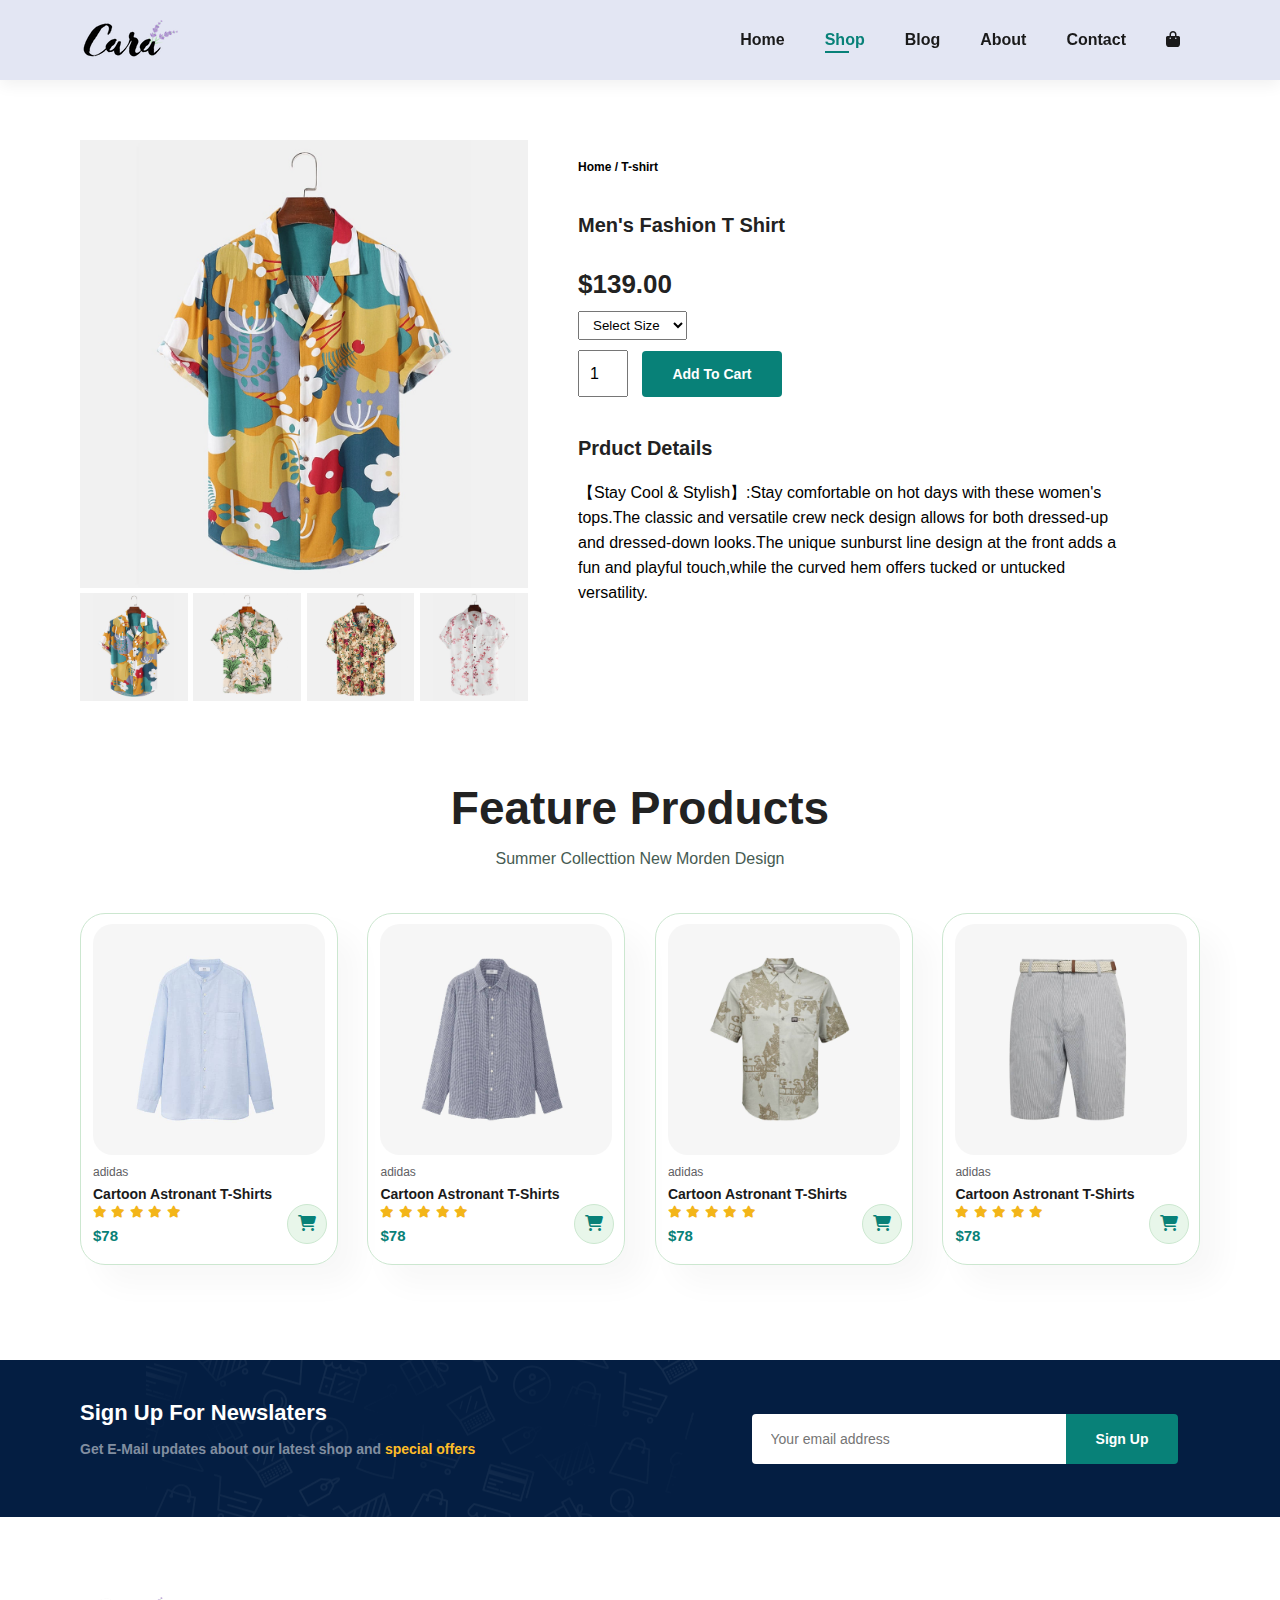
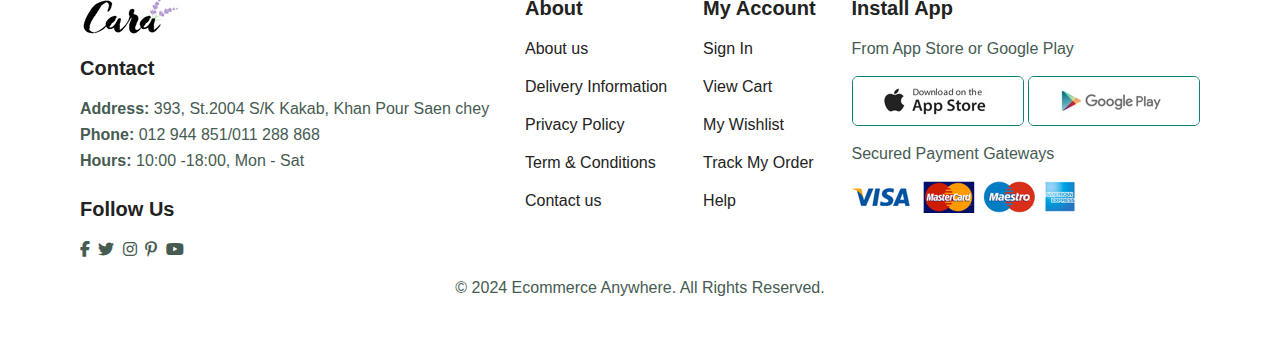
<file: sproduct.html>
<html lang="en">

<head>
    <meta charset="UTF-8">
    <meta name="viewport" content="width=device-width, initial-scale=1.0">
    <title>EShopper Ecommerce</title>
    <link rel="stylesheet" href="style.css">
    <link rel="stylesheet" href="https://cdnjs.cloudflare.com/ajax/libs/font-awesome/6.7.0/css/all.min.css">
</head>

<body>
    <section id="header">
        <a href="#">
            <img src="img/logo.png" alt="" class="logo">
        </a>
        <div>
            <ul id="navbar">
                <li><a href="index.html">Home</a></li>
                <li><a class="active" href="shop.html">Shop</a></li>
                <li><a href="blog.html">Blog</a></li>
                <li><a href="about.html">About</a></li>
                <li><a href="contact.html">Contact</a></li>
                <li id="lg-bag"><a href="card.html"><i class="fa-solid fa-bag-shopping"></i></a></li>
                <a href="#" id="close"><i class="fa-solid fa-xmark"></i></a>
            </ul>
        </div>
        <div id="mobile">
            <a href="card.html"><i class="fa-solid fa-bag-shopping"></i></a>
            <i id="bar" class="fas fa-outdent"></i>
        </div>
    </section>
    <section id="productdetails" class="section-p1">
        <div class="single-pro-image">
            <img src="img/products/f1.jpg" width="100%" id="MainImg" alt="">
            <div class="small-img-group">
                <div class="small-img-col">
                    <img src="img/products/f1.jpg" width="100%" class="small-img" alt="">
                </div>
                <div class="small-img-col">
                    <img src="img/products/f2.jpg" width="100%" class="small-img" alt="">
                </div>
                <div class="small-img-col">
                    <img src="img/products/f3.jpg" width="100%" class="small-img" alt="">
                </div>
                <div class="small-img-col">
                    <img src="img/products/f4.jpg" width="100%" class="small-img" alt="">
                </div>
            </div>
        </div>
        <div class="single-pro-detials">
            <h6>Home / T-shirt</h6>
            <h4>Men's Fashion T Shirt</h4>
            <h2>$139.00</h2>
            <select>
                <option>Select Size</option>
                <option>XL</option>
                <option>XXL</option>
                <option>Small</option>
                <option>Large</option>
            </select>
            <input type="number" value="1" id="">
            <button class="normal">Add To Cart</button>
            <h4>Prduct Details</h4>
            <span>【Stay Cool & Stylish】:Stay comfortable on hot days with these women's tops.The classic and versatile
                crew neck design allows for both dressed-up and dressed-down looks.The unique sunburst line design at
                the front adds a fun and playful touch,while the curved hem offers tucked or untucked
                versatility.</span>
        </div>
    </section>

    <section id="product1" class="section-p1">
        <h2>Feature Products</h2>
        <p>Summer Collecttion New Morden Design</p>
        <div class="pro-container">
            <div class="pro">
                <img src="img/products/n1.jpg" alt="">
                <div class="des">
                    <span>adidas</span>
                    <h5>Cartoon Astronant T-Shirts</h5>
                    <div class="star">
                        <i class="fas fa-star"></i>
                        <i class="fas fa-star"></i>
                        <i class="fas fa-star"></i>
                        <i class="fas fa-star"></i>
                        <i class="fas fa-star"></i>
                    </div>
                    <h4>$78</h4>
                </div>
                <a href="#" class="card"><i class="fa fa-cart-shopping "></i></a>
            </div>
            <div class="pro">
                <img src="img/products/n2.jpg" alt="">
                <div class="des">
                    <span>adidas</span>
                    <h5>Cartoon Astronant T-Shirts</h5>
                    <div class="star">
                        <i class="fas fa-star"></i>
                        <i class="fas fa-star"></i>
                        <i class="fas fa-star"></i>
                        <i class="fas fa-star"></i>
                        <i class="fas fa-star"></i>
                    </div>
                    <h4>$78</h4>
                </div>
                <a href="#" class="card"><i class="fa fa-cart-shopping "></i></a>
            </div>

            <div class="pro">
                <img src="img/products/n4.jpg" alt="">
                <div class="des">
                    <span>adidas</span>
                    <h5>Cartoon Astronant T-Shirts</h5>
                    <div class="star">
                        <i class="fas fa-star"></i>
                        <i class="fas fa-star"></i>
                        <i class="fas fa-star"></i>
                        <i class="fas fa-star"></i>
                        <i class="fas fa-star"></i>
                    </div>
                    <h4>$78</h4>
                </div>
                <a href="#" class="card"><i class="fa fa-cart-shopping "></i></a>
            </div>

            <div class="pro">
                <img src="img/products/n6.jpg" alt="">
                <div class="des">
                    <span>adidas</span>
                    <h5>Cartoon Astronant T-Shirts</h5>
                    <div class="star">
                        <i class="fas fa-star"></i>
                        <i class="fas fa-star"></i>
                        <i class="fas fa-star"></i>
                        <i class="fas fa-star"></i>
                        <i class="fas fa-star"></i>
                    </div>
                    <h4>$78</h4>
                </div>
                <a href="#" class="card"><i class="fa fa-cart-shopping "></i></a>
            </div>


        </div>
    </section>
    <section id="newslater" class="section-p1 section-m1">
        <div class="newstext">
            <h4>Sign Up For Newslaters</h4>
            <p>Get E-Mail updates about our latest shop and <span>special offers</span></p>
        </div>
        <div class="form">
            <input type="text" placeholder="Your email address">
            <button class="normal">Sign Up</button>
        </div>
    </section>
    <footer class="section-p1">
        <div class="col">
            <img class="logo" src="img/logo.png" alt="">
            <h4>Contact</h4>
            <p><strong>Address:</strong> 393, St.2004 S/K Kakab, Khan Pour Saen chey </p>
            <p><strong>Phone:</strong> 012 944 851/011 288 868 </p>
            <p><strong>Hours:</strong> 10:00 -18:00, Mon - Sat </p>
            <div class="follow">
                <h4>Follow Us</h4>
                <div class="icon">
                    <i class="fab fa-facebook-f"></i>
                    <i class="fab fa-twitter"></i>
                    <i class="fab fa-instagram"></i>
                    <i class="fab fa-pinterest-p"></i>
                    <i class="fab fa-youtube"></i>
                </div>
            </div>
        </div>
        <div class="col">
            <h4>About</h4>
            <a href="#">About us</a>
            <a href="#">Delivery Information</a>
            <a href="#">Privacy Policy</a>
            <a href="#">Term & Conditions</a>
            <a href="#">Contact us</a>
        </div>
        <div class="col">
            <h4>My Account</h4>
            <a href="#">Sign In</a>
            <a href="#">View Cart</a>
            <a href="#">My Wishlist</a>
            <a href="#">Track My Order</a>
            <a href="#">Help</a>
        </div>
        <div class="col install">
            <h4>Install App</h4>
            <p>From App Store or Google Play</p>
            <div class="row">
                <img src="img/pay/app.jpg" alt="">
                <img src="img/pay/play.jpg" alt="">
            </div>
            <p>Secured Payment Gateways </p>
            <img src="img/pay/pay.png" alt="">
        </div>
        <div class="copyright">
            <p>© 2024 Ecommerce Anywhere. All Rights Reserved.</p>
        </div>
    </footer>
    <script>
        var mainImg = document.getElementById("MainImg");
        var smallImg = document.getElementsByClassName("small-img");
        smallImg[0].onclick = function(){
            mainImg.src = smallImg[0].src;
        }
        smallImg[1].onclick = function(){
            mainImg.src = smallImg[1].src;
        }
        smallImg[2].onclick = function(){
            mainImg.src = smallImg[2].src;
        }
        smallImg[3].onclick = function(){
            mainImg.src = smallImg[3].src;
        }
    </script>

    <script src="script.js"></script>
</body>

</html>
</file>
<file: style.css>
@import url('https://fonts.googleapis.com/css2?family=League+Spartan:wght@100..900&display=swap');

* {
    margin: 0;
    padding: 0;
    box-sizing: border-box;
    font-family: 'Spartan', sans-serif;
}

body {
    width: 100%;
}

h1 {
    font-size: 50px;
    line-height: 64px;
    color: #222;
}

h2 {
    font-size: 46px;
    line-height: 54px;
    color: #222;
}

h4 {
    font-size: 20px;
    color: #222;
}

h6 {
    font-weight: 700;
    font-size: 12px;
}

p {
    font-size: 16px;
    color: #465b52;
    margin: 15px 0 20px 0;
}

.section-p1 {
    padding: 40px 80px;
}

.section-m1 {
    margin: 40px 0;
}

button.normal {
    font-size: 14px;
    font-weight: 600;
    padding: 15px 30px;
    color: #000;
    background-color: #fff;
    border-radius: 4px;
    cursor: pointer;
    border: none;
    outline: none;
    transition: 0.2s;
}

button.white {
    font-size: 13px;
    font-weight: 600;
    padding: 11px 18px;
    color: #fff;
    background-color: transparent;
    cursor: pointer;
    border: 1px solid #fff;
    outline: none;
    transition: 0.2s;
}


/* Header Start */
#header {
    display: flex;
    align-items: center;
    justify-content: space-between;
    padding: 20px 80px;
    background: #E3E6F3;
    box-shadow: 0 5px 15px rgba(0, 0, 0, 0.06);
    z-index: 999;
    position: sticky;
    top: 0;
    left: 0;
}

#navbar {
    display: flex;
    justify-content: center;
    align-items: center;

}

#navbar li {
    list-style: none;
    padding: 0 20px;
    position: relative;
}

#navbar li a {
    text-decoration: none;
    font-style: 16px;
    font-weight: 600;
    color: #1a1a1a;
    transition: 0.3s ease;
}

#navbar li a:hover,
#navbar li a.active {
    color: #088178;

}

#navbar li a.active::after,
#navbar li a:hover::after {
    content: "";
    width: 30%;
    height: 2px;
    background-color: #088178;
    position: absolute;
    left: 20px;
    bottom: -4px;
}

#mobile {
    display: none;
}

#close {
    display: none;
}

/* Home Page */
#hero {
    background-image: url("img/hero4.png");
    height: 90vh;
    width: 100%;
    background-size: cover;
    background-position: top 20% right 0;
    padding: 0 80px;
    display: flex;
    /* display flex meaning in row*/
    flex-direction: column;
    justify-content: center;
    align-items: flex-start;
}

#hero h4 {
    padding-bottom: 15px;
}

#hero h1 {
    color: #088178;
}

#hero button {
    background-image: url("img/button.png");
    background-color: transparent;
    color: #088178;
    border: 0;
    padding: 14px 80px 14px 65px;
    background-repeat: no-repeat;
    font-size: 15px;
    font-weight: 700;
    cursor: pointer;
}

#feature {
    display: flex;
    align-items: center;
    justify-content: space-between;
    flex-wrap: wrap;
}

#feature .fe-box {
    width: 180px;
    text-align: center;
    padding: 25px 15px;
    box-shadow: 20px 20px 34px rgba(0, 0, 0, 0.03);
    border: 1px solid #ccefd0;
    border-radius: 4px;
    margin: 15px 0;
}

#feature .fe-box:hover {
    box-shadow: 10px 10px 54px rgba(70, 62, 221, 0.15);
}

#feature .fe-box img {
    width: 100%;
    margin-bottom: 10px;
}

#feature .fe-box h6 {
    display: inline-block;
    padding: 9px 8px 6px 8px;
    line-height: 1;
    border-radius: 4px;
    color: #088178;
    background-color: #fddde4;
}

#feature .fe-box:nth-child(2) h6 {
    background-color: #cdebbc;
}

#feature .fe-box:nth-child(3) h6 {
    background-color: #d1e8f2;
}

#feature .fe-box:nth-child(4) h6 {
    background-color: #cdd4f8;
}

#feature .fe-box:nth-child(5) h6 {
    background-color: #f6dbf6;
}

#feature .fe-box:nth-child(6) h6 {
    background-color: #fff2e5;
}

#product1 {
    text-align: center;

}

#product1 .pro-container {
    display: flex;
    justify-content: space-between;
    flex-wrap: wrap;
    padding-top: 10px;
}

#product1 .pro {
    width: 23%;
    min-width: 250px;
    padding: 10px 12px;
    border: 1px solid #cce7d0;
    border-radius: 25px;
    cursor: pointer;
    box-shadow: 20px 20px 30px rgba(0, 0, 0, 0.03);
    margin: 15px 0;
    transition: 0.2s ease;
    position: relative;
}

#product1 .pro:hover {
    box-shadow: 10px 10px 50px rgba(0, 0, 0, 0.15);
}

#product1 .pro img {
    width: 100%;
    border-radius: 20px;
}

#product1 .pro .des {
    text-align: start;
    padding: 10px 0;
}

#product1 .pro .des span {
    color: #606063;
    font-size: 12px;
}

#product1 .pro .des h5 {
    padding-top: 7px;
    color: #1a1a1a;
    font-size: 14px;
}

#product1 .pro .des i {
    font-size: 12px;
    color: rgb(243, 181, 25);
}

#product1 .pro .des h4 {
    padding-top: 7px;
    font-size: 15px;
    font-weight: 700;
    color: #088178;
}

#product1 .pro .card {
    width: 40px;
    height: 40px;
    line-height: 40px;
    border-radius: 50px;
    background-color: #e8f6ea;
    font-weight: 500;
    color: #088178;
    padding: 10px;
    border: 1px solid #cce8d0;
    position: absolute;
    bottom: 20px;
    right: 10px;
}

#banner {
    display: flex;
    flex-direction: column;
    align-items: center;
    justify-content: center;
    text-align: center;
    background-image: url("img/banner/b2.jpg");
    width: 100%;
    height: 40vh;
    background-position: center;
    background-size: cover;
}

#banner h4 {
    color: #fff;
    font-size: 16px;
}

#banner h2 {
    color: #fff;
    font-size: 30px;
    padding: 10px 0;
}

#banner h2 span {
    color: #ef3636;
}

#banner button:hover {
    color: #fff;
    background-color: #088178;
}

#sm-banner {
    display: flex;
    justify-content: space-between;
    flex-wrap: wrap;
}

#sm-banner .banner-box {
    display: flex;
    flex-direction: column;
    align-items: flex-start;
    justify-content: center;
    text-align: center;
    background-image: url("img/banner/b17.jpg");
    min-width: 660px;
    height: 50vh;
    background-position: center;
    background-size: cover;
    padding: 30px;
}

#sm-banner .banner-box2 {
    background-image: url("img/banner/b10.jpg");
}

#sm-banner h4 {
    color: #fff;
    font-size: 20px;
    font-weight: 300;
}

#sm-banner h2 {
    color: #fff;
    font-size: 28px;
    font-weight: 800;

}

#sm-banner span {
    color: #fff;
    font-size: 14px;
    font-weight: 500;
    padding-bottom: 15px;
}

#sm-banner .banner-box:hover button {
    color: #fff;
    background-color: #088178;
    border: none;
}

#banner3 {
    display: flex;
    justify-content: space-between;
    flex-wrap: wrap;
}

#banner3 .banner-box {
    display: flex;
    flex-direction: column;
    align-items: flex-start;
    justify-content: center;
    text-align: center;
    background-image: url("img/banner/b7.jpg");
    min-width: 30%;
    height: 30vh;
    background-position: center;
    background-size: cover;
    padding: 30px;
}

#banner3 h2 {
    color: #fff;
    font-weight: 900;
    font-size: 22px;

}

#banner3 h3 {
    color: #ec544e;
    font-weight: 800;
    font-size: 15px;

}

#banner3 .banner-box2 {
    background-image: url("img/banner/b4.jpg");
}

#banner3 .banner-box3 {
    background-image: url("img/banner/b18.jpg");
}

#newslater {
    display: flex;
    flex-wrap: wrap;
    justify-content: space-between;
    align-items: center;
    background-image: url("img/banner/b14.png");
    background-repeat: no-repeat;
    background-position: 20% 30%;
    background-color: #041e42;
}

#newslater h4 {
    font-size: 22px;
    font-weight: 700;
    color: #fff;
}

#newslater p {
    font-size: 14px;
    font-weight: 600;
    color: #818ea0;
}

#newslater p span {
    font-size: 14px;
    font-weight: 600;
    color: #ffbd27;
}

#newslater input {
    height: 3.125rem;
    padding: 0 1.25em;
    font-size: 14px;
    width: 70%;
    border: 1px solid transparent;
    border-radius: 4px;
    outline: none;
    border-top-right-radius: 0;
    border-bottom-right-radius: 0;
}

#newslater button {
    background-color: #088178;
    color: #fff;
    border-top-left-radius: 0;
    border-bottom-left-radius: 0;
}

#newslater .form {
    display: flex;
    width: 40%;
}

footer {
    display: flex;
    flex-wrap: wrap;
    justify-content: space-between;
}

footer .col {
    display: flex;
    flex-direction: column;
    align-items: flex-start;
    margin-bottom: 20px;
}

footer .logo {
    margin-bottom: 20px;
}

footer h4 {
    padding-bottom: 20px;
}

footer p {
    margin: 0 0 8px 0;
}

footer a {
    text-decoration: none;
    color: #222;
    margin-bottom: 20px;
}

footer .follow {
    margin-top: 20px;
}

footer .follow i {
    color: #465b52;
    padding-right: 4px;
    cursor: pointer;
}

footer .follow i:hover,
footer a:hover {
    color: #088178;
}

footer .install .row img {
    border: 1px solid #088178;
    border-radius: 6px;
}

footer .install img {
    margin: 10px 0 15px 0;
}

footer .copyright {
    width: 100%;
    text-align: center;
}

/* Start Shop Page */
#page-header {
    background-image: url("img/banner/b1.jpg");
    width: 100%;
    height: 40vh;
    display: flex;
    flex-direction: column;
    justify-content: center;
    align-items: center;
    padding: 14px;
    background-size: cover;
}

#page-header h2,
#page-header p {
    color: #fff;

}

#pagination {
    text-align: center;
}

#pagination a {
    text-decoration: none;
    background-color: #088178;
    padding: 15px 20px;
    border-radius: 4px;
    color: #fff;
    font-weight: 600;
}

#pagination a i {
    font-size: 16px;
    font-weight: 600;
}

/* Single Product */
#productdetails {
    display: flex;
    margin-top: 20px;
}

#productdetails .single-pro-image {
    width: 40%;
    margin-right: 50px;
}

.small-img-group {
    display: flex;
    justify-content: space-between;
}

.small-img-col {
    margin-top: 5px;
    flex-basis: 24%;
    cursor: pointer;
}

#productdetails .single-pro-detials {
    width: 50%;
    padding-top: 20px;
}

#productdetails .single-pro-detials h4 {
    padding: 40px 0 20px 0;
}

#productdetails .single-pro-detials h2 {
    font-size: 26px;
}

#productdetails .single-pro-detials select {
    display: block;
    padding: 5px 10px;
    margin-bottom: 10px;
}

#productdetails .single-pro-detials input {
    width: 50px;
    height: 47px;
    padding-left: 10px;
    font-size: 16px;
    margin-right: 10px;
}

#productdetails .single-pro-detials input:focus {
    outline: none;
}

#productdetails .single-pro-detials button {
    background-color: #088178;
    color: #fff;
}

#productdetails .single-pro-detials span {
    line-height: 25px;
}

/* blog page */

#page-header.blog-header {
    background-image: url("img/banner/b19.jpg");
}

#blog {
    padding: 150px 150px 0 150px;
}

#blog .blog-box {
    display: flex;
    align-items: center;
    width: 100%;
    position: relative;
    padding-bottom: 90px;
}

#blog .blog-img {
    width: 50%;
    margin-right: 40px;
}

#blog img {
    width: 100%;
    height: 300px;
    object-fit: cover;
}

#blog .blog-details {
    width: 50%;
}

#blog .blog-details a {
    text-decoration: none;
    font-size: 11px;
    color: #000;
    font-weight: 600;
    position: relative;
    transition: 0.2s;
}

#blog .blog-details a::after {
    content: "";
    width: 50px;
    height: 1px;
    background-color: #000;
    position: absolute;
    top: 4px;
    right: -60px;
}

#blog .blog-details a:hover:after {

    background-color: #088178;
}

#blog .blog-details a:hover {
    color: #088178;
}

#blog .blog-box h1 {
    position: absolute;
    top: -45px;
    left: 0;
    font-size: 70px;
    color: #c9cbce;
    font-weight: 700;
    z-index: -999;
}

/* About Page */
#page-header.about-header {
    background-image: url("img/about/banner.png");
    text-align: center;
}

#about-head {
    display: flex;
    justify-content: center;
    align-items: center;
}

#about-head img {
    width: 50%;
    height: auto;
    margin-right: 20px;

}

#about-page {
    text-align: center;
}

#about-page .video {
    width: 70%;
    height: auto;
    margin: 30px auto 0 auto;
}

#about-page .video video {
    width: 100%;
    height: auto;
    border-radius: 20px;
}

/* contact page */
#contact-details {
    display: flex;
    justify-content: space-between;
    align-items: center;
}

#contact-details .details {
    width: 40%;
}
#contact-details .details span,
#form-details form span{
    font-size: 12px;
}
#contact-details .details h2,
#form-details form h2{
    font-size: 26px;
    line-height: 35px;
    padding: 20px 0;
}
#contact-details .details h3{
    font-size: 16px;
    padding-bottom: 15px;
}
#contact-details .details li{
    display: flex;
    list-style: none;
    padding: 10px 0px;
}
#contact-details .details li i{
    font-size: 14px;
    padding-right: 22px;
}
#contact-details .details li p{
    font-size: 14px;
    margin: 0;
}
#contact-details .map{
    width: 55%;
    height: 400px;
}
#contact-details .map iframe{
    width: 100%;
    height: 100%;
}
#form-details{
    display: flex;
    justify-content: space-between;
    margin: 30px;
    padding: 80px;
    border: 1px solid #e1e1e1;


}
#form-details form{
    width: 65%;
    display: flex;
    flex-direction: column;
    align-items: flex-start;
}
#form-details form input,
#form-details form textarea{
    width: 100%;
    padding: 12px 15px;
    outline: none;
    margin-bottom: 20px;
    border: 1px solid #e1e1e1;
}
#form-details form button{
    background-color: #088178;
    color: #fff;
}
#form-details .people div{
    padding-bottom: 25px;
    display: flex;
    align-items: flex-start;
}
#form-details .people div img{
    width: 65px;
    height: 65px;
    object-fit: cover;
    margin-right: 15px;
}
#form-details .people div p{
    margin: 0;
    font-size: 13px;
    line-height: 25px;
}
#form-details .people div p span{
    display: block;
    font-size: 16px;
    font-weight: 600;
    color: #000;
}
/* cart page */
#card{
    overflow-x: auto;
}
#card table{
    width: 100%;
    border-collapse: collapse;
    table-layout: fixed;
    white-space: nowrap;
}
#card table img{
   width: 70px;
}
#card table td:nth-child(1){
   width: 100px;
   text-align: center;
}
#card table td:nth-child(2){
   width: 150px;
   text-align: center;
}
#card table td:nth-child(3){
   width: 250px;
   text-align: center;
}
#card table td:nth-child(4),
#card table td:nth-child(5),
#card table td:nth-child(6){
   width: 150px;
   text-align: center;
}
#card table td:nth-child(5) input{
    width: 70px;
    padding: 10px 5px 10px 15px;
}
#card table thead{
   border: 1px solid #e2e9e1;
   border-left: none;
   border-right: none;
}
#card table thead td{
   font-weight: 700;
   font-size: 13px;
   padding: 18px 0;
}
#card table tbody tr td{
   padding-top: 15px;
}
#card table tbody  td{
   font-size: 13px;
}

#card-add{
    display: flex;
    flex-wrap: wrap;
    justify-content: space-between;
}
#coupon{
    width: 50%;
    margin-bottom: 30px;
}
#coupon h3,
#subtotal h3{
    margin-bottom: 15px;
}
#coupon input{
   padding: 15px 20px;
   outline: none;
   width: 60%;
   margin-right: 10px;
   border: 1px solid #e2e9e1;
}
#coupon button,
#subtotal button{
    background-color: #088178;
    color: #fff;  
    padding: 12px 20px;
}
#subtotal{
    width: 50%;
    margin-bottom: 30px;
    border: 1px solid #e2e9e1;
    padding: 20px;
}
#subtotal table{
    border-collapse: collapse;
    width: 100%;
    margin-bottom: 20px;
}
#subtotal table td{
    width: 50%;
    border: 1px solid #e2e9e1;
    padding: 10px;
    font-size: 13px;
}



/* start media query */
@media (max-width:799px) {
    .section-p1 {
        padding: 40px 40px;
    }

    #navbar {
        display: flex;
        flex-direction: column;
        justify-content: flex-start;
        align-items: flex-start;
        position: fixed;
        top: 0;
        right: -300px;
        height: 100vh;
        width: 300px;
        background-color: #E3E6F3;
        box-shadow: 0 40px 60px rgba(0, 0, 0, 0.1);
        padding: 80px 0 0 10px;
        transition: 0.3s;
    }

    #navbar.active {
        right: 0px;
    }

    #navbar li {
        margin-bottom: 20px;
    }

    #mobile {
        display: flex;
        justify-content: space-around;
    }

    #mobile i {
        color: #1a1a1a;
        font-size: 24px;
        padding-left: 20px;
    }

    #close {
        display: initial;
        position: absolute;
        top: 30px;
        left: 30px;
        font-size: 24px;
        color: #222;
    }

    #lg-bag {
        display: none;
    }

    #hero {
        height: 90vh;
        padding: 0 80px;
        background-position: top 30% right 30%;
    }

    #feature {
        justify-content: center;
    }

    #feature .fe-box {
        margin: 15px 15px;
    }

    #product1 .pro-container {
        justify-content: center;
    }

    #product1 .pro {
        margin: 15px 15px;
    }

    #banner {
        height: 20vh;
    }

    #sm-banner .banner-box {
        min-width: 100%;
        height: 30vh;
        margin-bottom: 20px;
    }

    #banner3 {
        padding: 0 40px;
    }

    #banner3 .banner-box {
        width: 28%;
        text-align: start;
    }

    #newslater {
        flex-direction: column;
        align-items: flex-start;
    }

    #newslater .form {
        width: 100%;
    }

    #about-page .video {
        width: 90%;
    }
    /* contact page */

    #form-details {
        padding: 40px;
    }
    #form-details form {
        width: 50%;
    }



}

/* for mobile */
@media (max-width:477px) {
    .section-p1 {
        padding: 20px;
    }

    #header {
        padding: 10px 20px;
    }

    #hero {

        background-position: 65%;
        padding: 0 20px;
    }

    h1 {
        font-size: 38px;
    }

    h2 {
        font-size: 32px;
    }

    #feature .fe-box {
        width: 140px;
    }

    #product1 .pro {
        width: 100%;
    }

    #banner {
        height: 40vh;
    }

    #banner3 {
        padding: 0 20px;
    }

    #banner3 .banner-box {
        min-width: 100%;
        margin-bottom: 20px;
    }

    #newslater .form {
        width: 100%;
    }

    button.normal {
        padding: 15px 25px;
    }

    /* Single Product */
    #productdetails {
        display: flex;
        flex-direction: column;
    }

    #productdetails .single-pro-image {
        width: 100%;
    }

    #productdetails .single-pro-detials {
        width: 100%;
    }

    /* blog page */
    #blog {
        padding: 100px 20px 0 20px;
    }

    #blog .blog-box {
        display: flex;
        flex-direction: column;
        align-items: flex-start;
    }

    #blog .blog-img {
        width: 100%;
    }

    #blog .blog-details {
        width: 100%;
        padding-top: 30px;
    }

    /* about page */
    #about-head {
        display: flex;
        flex-direction: column;
    }

    #about-head img {
        width: 100%;
        margin-right: 0px;
        margin-bottom: 20px;
    }

    /* Contact Page */
    #contact-details {
        flex-direction: column;
    }
    #contact-details .details {
        width: 100%;
    }
    #contact-details .map {
        width: 100%;
    }
    #form-details {
       flex-direction: column;
       margin: 0;
    }
    #form-details form {
        width: 100%;
        margin-bottom: 20px;
        
    }
    /* card page */
    #card-add {
        flex-direction: column;
    }
    #coupon {
        width: 100%;
    }
    #subtotal {
        width: 100%;
    }

}
</file>
